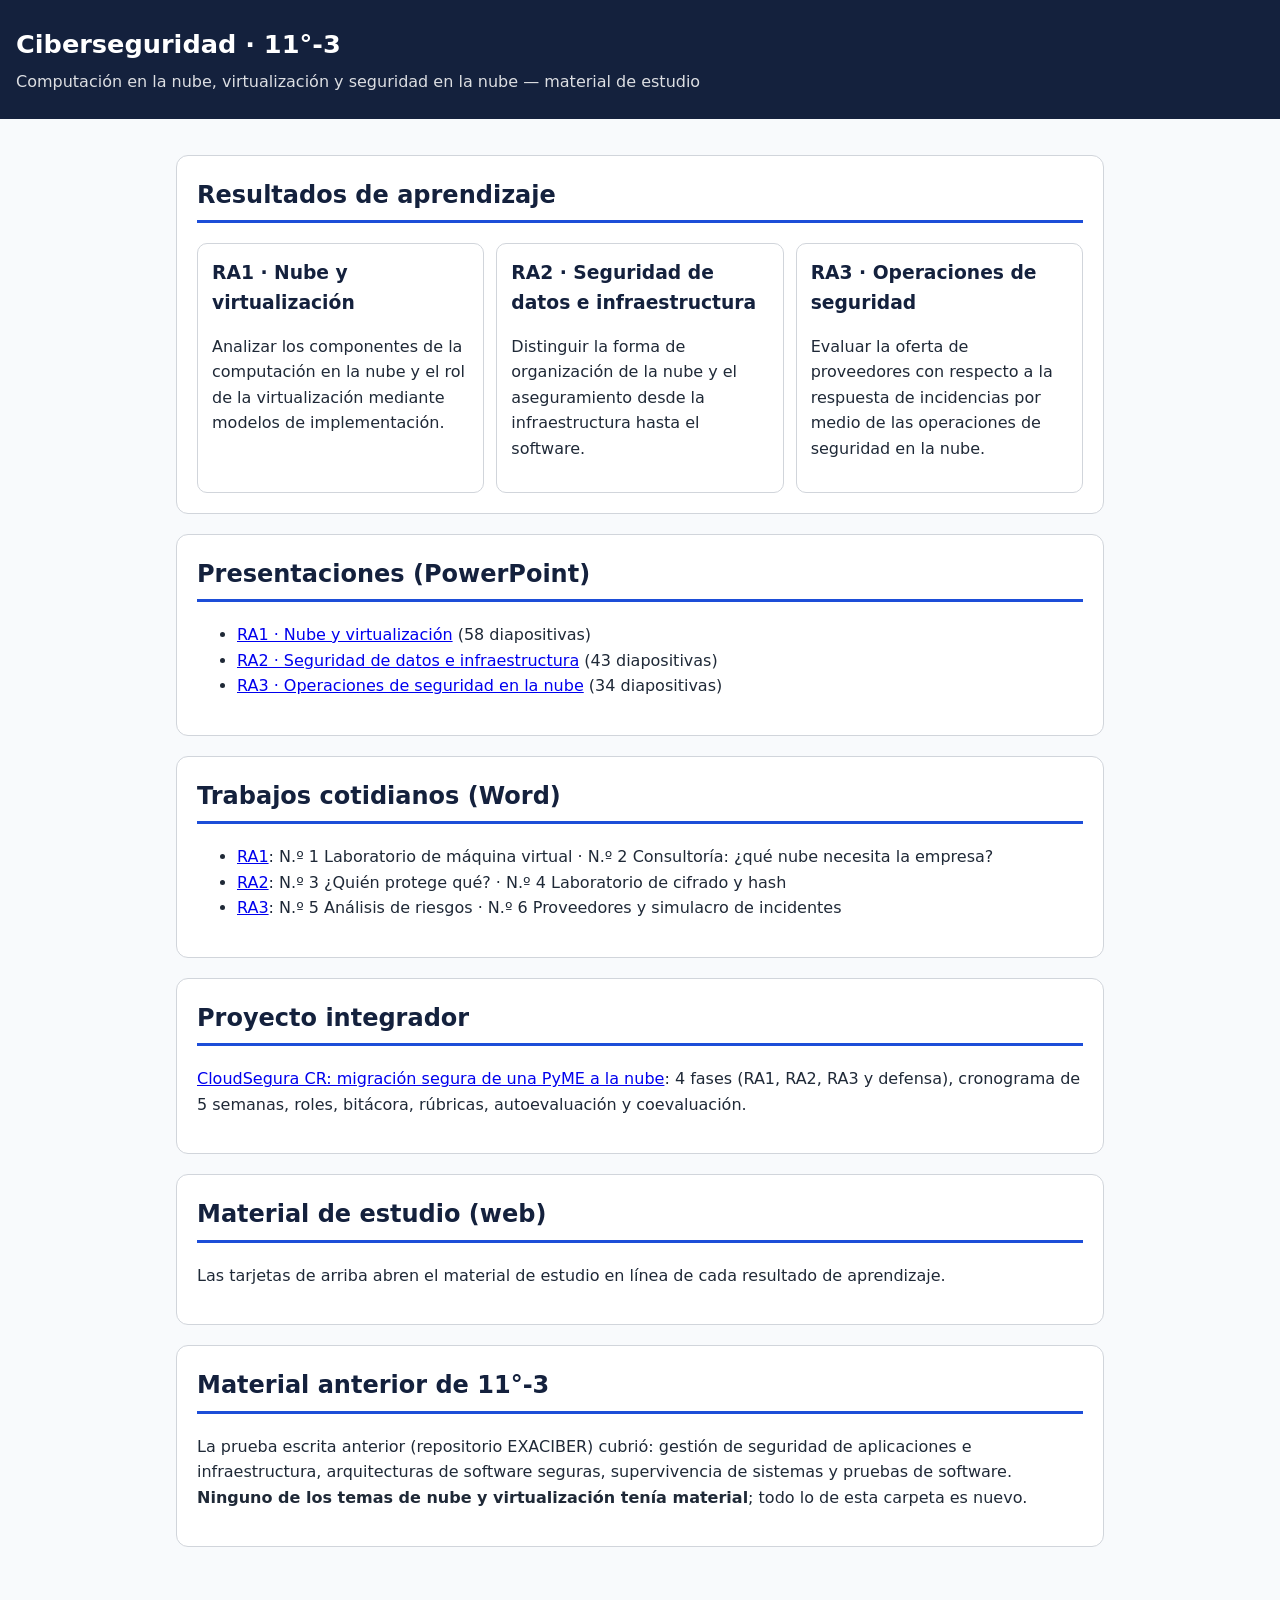
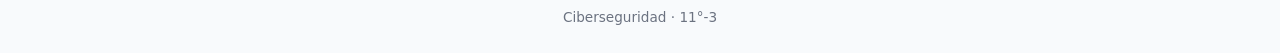
<file: 11-3/index.html>
<!doctype html>
<html lang="es">
<head>
<meta charset="utf-8">
<meta name="viewport" content="width=device-width, initial-scale=1">
<title>Ciberseguridad 11°-3 — Nube</title>
<link rel="stylesheet" href="estilos.css">
</head>
<body>
<header>
  <h1>Ciberseguridad · 11°-3</h1>
  <p>Computación en la nube, virtualización y seguridad en la nube — material de estudio</p>
</header>
<main>
  <section>
    <h2>Resultados de aprendizaje</h2>
    <div class="grid">
      <a class="tarjeta" href="ra1-nube-y-virtualizacion.html" style="text-decoration:none;color:inherit">
        <h3>RA1 · Nube y virtualización</h3>
        <p>Analizar los componentes de la computación en la nube y el rol de la virtualización mediante modelos de implementación.</p>
      </a>
      <a class="tarjeta" href="ra2-seguridad-datos-infraestructura.html" style="text-decoration:none;color:inherit">
        <h3>RA2 · Seguridad de datos e infraestructura</h3>
        <p>Distinguir la forma de organización de la nube y el aseguramiento desde la infraestructura hasta el software.</p>
      </a>
      <a class="tarjeta" href="ra3-operaciones-seguridad-nube.html" style="text-decoration:none;color:inherit">
        <h3>RA3 · Operaciones de seguridad</h3>
        <p>Evaluar la oferta de proveedores con respecto a la respuesta de incidencias por medio de las operaciones de seguridad en la nube.</p>
      </a>
    </div>
  </section>
  <section>
    <h2>Presentaciones (PowerPoint)</h2>
    <ul>
      <li><a href="presentaciones/RA1_Nube_y_Virtualizacion.pptx">RA1 · Nube y virtualización</a> (58 diapositivas)</li>
      <li><a href="presentaciones/RA2_Seguridad_Datos_Infraestructura.pptx">RA2 · Seguridad de datos e infraestructura</a> (43 diapositivas)</li>
      <li><a href="presentaciones/RA3_Operaciones_Seguridad_Nube.pptx">RA3 · Operaciones de seguridad en la nube</a> (34 diapositivas)</li>
    </ul>
  </section>
  <section>
    <h2>Trabajos cotidianos (Word)</h2>
    <ul>
      <li><a href="cotidianos/Cotidianos_RA1_Nube_y_Virtualizacion.docx">RA1</a>: N.º 1 Laboratorio de máquina virtual · N.º 2 Consultoría: ¿qué nube necesita la empresa?</li>
      <li><a href="cotidianos/Cotidianos_RA2_Seguridad_Datos_Infraestructura.docx">RA2</a>: N.º 3 ¿Quién protege qué? · N.º 4 Laboratorio de cifrado y hash</li>
      <li><a href="cotidianos/Cotidianos_RA3_Operaciones_Seguridad.docx">RA3</a>: N.º 5 Análisis de riesgos · N.º 6 Proveedores y simulacro de incidentes</li>
    </ul>
  </section>
  <section>
    <h2>Proyecto integrador</h2>
    <p><a href="proyecto/Proyecto_CloudSegura_CR.docx">CloudSegura CR: migración segura de una PyME a la nube</a>: 4 fases (RA1, RA2, RA3 y defensa), cronograma de 5 semanas, roles, bitácora, rúbricas, autoevaluación y coevaluación.</p>
  </section>
  <section>
    <h2>Material de estudio (web)</h2>
    <p>Las tarjetas de arriba abren el material de estudio en línea de cada resultado de aprendizaje.</p>
  </section>
  <section>
    <h2>Material anterior de 11°-3</h2>
    <p>La prueba escrita anterior (repositorio EXACIBER) cubrió: gestión de seguridad de aplicaciones e infraestructura, arquitecturas de software seguras, supervivencia de sistemas y pruebas de software. <strong>Ninguno de los temas de nube y virtualización tenía material</strong>; todo lo de esta carpeta es nuevo.</p>
  </section>
</main>
<footer>Ciberseguridad · 11°-3</footer>
</body>
</html>
</file>
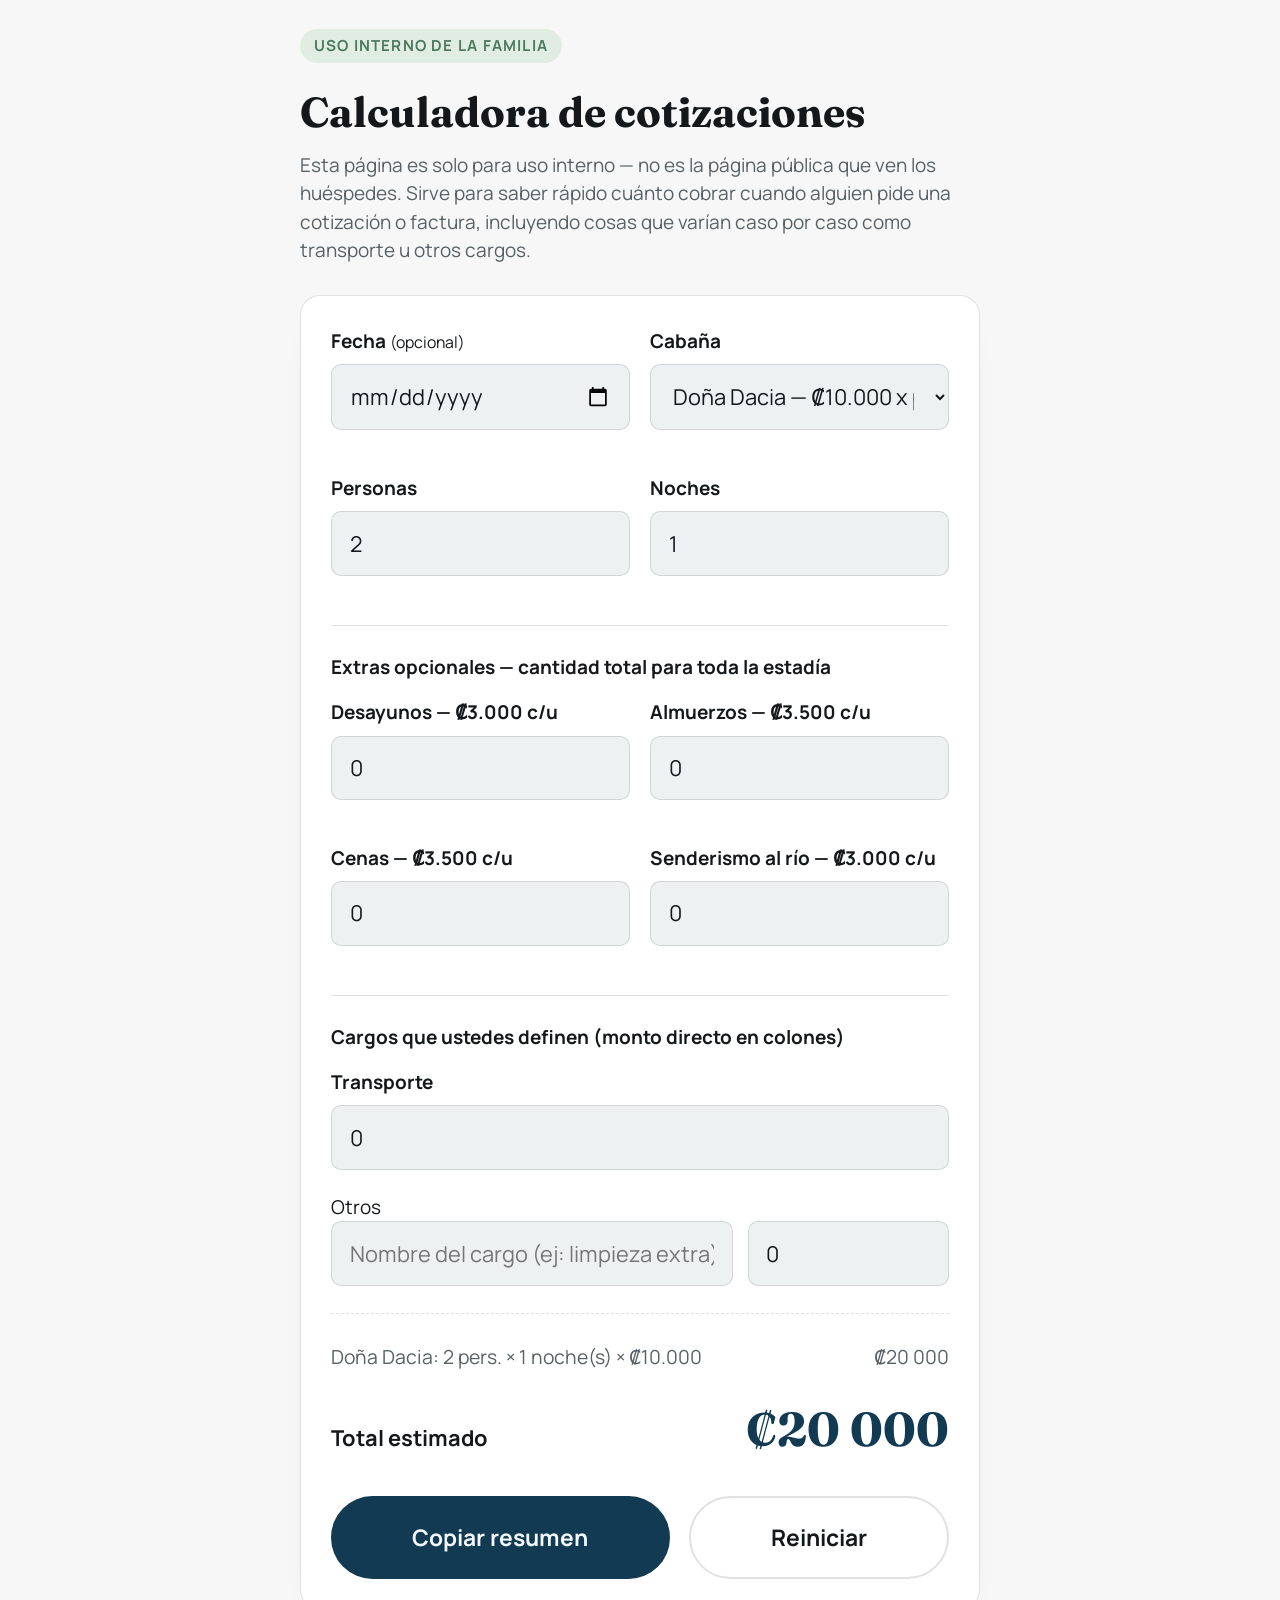
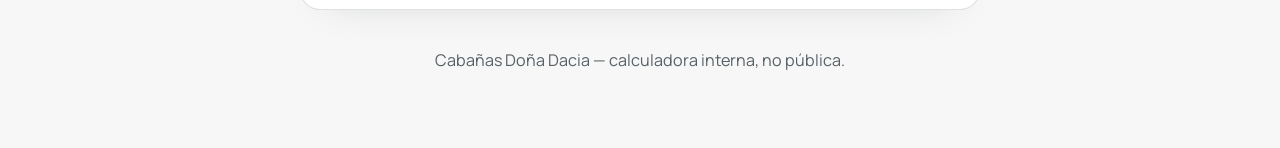
<file: calculadora.html>
<!doctype html>
<html lang="es">
<head>
<meta charset="utf-8">
<meta name="viewport" content="width=device-width, initial-scale=1">
<title>Calculadora interna — Cabañas Doña Dacia</title>
<link rel="preconnect" href="https://fonts.googleapis.com">
<link rel="preconnect" href="https://fonts.gstatic.com" crossorigin>
<link href="https://fonts.googleapis.com/css2?family=Fraunces:ital,opsz,wght@0,9..144,400..700;1,9..144,400..600&family=Manrope:wght@400;500;600;700;800&display=swap" rel="stylesheet">
<style>
  :root{
    --bg:#f6f7f6; --bg-alt:#edf0f0; --surface:#ffffff; --surface-2:#eef1f1;
    --ink:#15181a; --ink-soft:#576066; --line:rgba(21,24,26,.13);
    --accent:#245a7c; --accent-2:#4c7a5e; --accent-2-soft:#e1ede3;
    --cta:#123a52; --cta-hover:#0d2c3f; --cta-ink:#f2f8fb; --cta-soft:rgba(18,58,82,.22);
    --shadow:rgba(20,24,22,.16);
  }
  @media (prefers-color-scheme: dark){
    :root{
      --bg:#0c1113; --bg-alt:#101619; --surface:#161d20; --surface-2:#1b2327;
      --ink:#eef2f2; --ink-soft:#9aa7ac; --line:rgba(238,242,242,.13);
      --accent:#5fa8cf; --accent-2:#7cbf95; --accent-2-soft:rgba(124,191,149,.15);
      --cta:#4fb8e0; --cta-hover:#74c9e8; --cta-ink:#06171f; --cta-soft:rgba(79,184,224,.26);
      --shadow:rgba(0,0,0,.5);
    }
  }
  *{box-sizing:border-box;}
  html{font-size:19px;}
  body{
    margin:0; background:var(--bg); color:var(--ink);
    font-family:"Manrope", sans-serif; line-height:1.5;
    padding:1.5rem 1rem 4rem;
  }
  .wrap{max-width:680px; margin:0 auto;}
  .badge{
    display:inline-block; font-size:.8rem; font-weight:700; letter-spacing:.08em; text-transform:uppercase;
    color:var(--accent-2); background:var(--accent-2-soft); padding:.4em .9em; border-radius:999px;
    margin-bottom:.9rem;
  }
  h1{
    font-family:"Fraunces", Georgia, serif; font-size:clamp(1.7rem, 4vw, 2.2rem);
    margin:0 0 .4rem;
  }
  .intro{color:var(--ink-soft); font-size:1rem; margin:0 0 1.6rem;}
  .box{
    background:var(--surface); border:1px solid var(--line); border-radius:20px;
    padding:1.6rem; box-shadow:0 18px 40px -28px var(--shadow);
  }
  .grid2{display:grid; grid-template-columns:1fr 1fr; gap:1.1rem;}
  @media (max-width:480px){ .grid2{grid-template-columns:1fr;} }
  label.field{display:flex; flex-direction:column; gap:.45rem; font-size:1rem; color:var(--ink-soft); margin-bottom:1.2rem;}
  label.field span{font-weight:700; color:var(--ink);}
  input, select{
    font-family:"Manrope", sans-serif; font-size:1.15rem; color:var(--ink);
    background:var(--surface-2); border:1px solid var(--line); border-radius:10px;
    padding:.75em .8em; width:100%; min-height:3rem;
  }
  input:focus, select:focus{outline:2px solid var(--accent); outline-offset:1px;}
  hr{border:none; border-top:1px solid var(--line); margin:1.4rem 0;}
  .extras-label{display:block; font-weight:700; font-size:1rem; margin-bottom:.9rem;}
  .otros-row{display:grid; grid-template-columns:2fr 1fr; gap:.8rem;}
  @media (max-width:480px){ .otros-row{grid-template-columns:1fr;} }
  .result{margin-top:1.4rem; padding-top:1.2rem; border-top:1px dashed var(--line);}
  .lines div{display:flex; justify-content:space-between; gap:1rem; font-size:1.02rem; color:var(--ink-soft); padding:.3rem 0;}
  .total{display:flex; justify-content:space-between; align-items:baseline; margin-top:.9rem;}
  .total span{font-weight:700; font-size:1.15rem;}
  .total b{font-family:"Fraunces", Georgia, serif; font-size:2.5rem; color:var(--cta);}
  .actions{display:flex; gap:1rem; margin-top:1.6rem; flex-wrap:wrap;}
  .btn{
    flex:1 1 auto; display:inline-flex; align-items:center; justify-content:center; gap:.5em;
    font-family:"Manrope", sans-serif; font-weight:700; font-size:1.2rem;
    padding:1.05em 1.4em; min-height:3.4rem; border-radius:999px; border:1px solid transparent; cursor:pointer;
    text-decoration:none; transition:transform .15s ease, background .15s ease;
  }
  .btn:hover{transform:translateY(-1px);}
  .btn-primary{background:var(--cta); color:var(--cta-ink);}
  .btn-primary:hover{background:var(--cta-hover);}
  .btn-ghost{background:transparent; border-color:var(--line); border-width:2px; color:var(--ink);}
  .copied{color:var(--accent-2); font-size:1rem; font-weight:700; margin-top:.8rem; display:none;}
  .copied.show{display:block;}
  footer{text-align:center; color:var(--ink-soft); font-size:.85rem; margin-top:2rem;}
</style>
</head>
<body>
<div class="wrap">
  <span class="badge">Uso interno de la familia</span>
  <h1>Calculadora de cotizaciones</h1>
  <p class="intro">Esta página es solo para uso interno — no es la página pública que ven los huéspedes. Sirve para saber rápido cuánto cobrar cuando alguien pide una cotización o factura, incluyendo cosas que varían caso por caso como transporte u otros cargos.</p>

  <div class="box">
    <div class="grid2">
      <label class="field">
        <span>Fecha <small style="font-weight:400;">(opcional)</small></span>
        <input type="date" id="qDate">
      </label>
      <label class="field">
        <span>Cabaña</span>
        <select id="qCabin">
          <option value="dacia">Doña Dacia — ₡10.000 x persona/noche</option>
          <option value="angel">El Ángel — ₡15.000 x persona/noche</option>
        </select>
      </label>
      <label class="field">
        <span>Personas</span>
        <input type="number" id="qPeople" min="0" max="30" value="2" inputmode="numeric">
      </label>
      <label class="field">
        <span>Noches</span>
        <input type="number" id="qNights" min="0" max="30" value="1" inputmode="numeric">
      </label>
    </div>

    <hr>
    <span class="extras-label">Extras opcionales — cantidad total para toda la estadía</span>
    <div class="grid2">
      <label class="field">
        <span>Desayunos — ₡3.000 c/u</span>
        <input type="number" id="qBreakfast" min="0" max="60" value="0" inputmode="numeric">
      </label>
      <label class="field">
        <span>Almuerzos — ₡3.500 c/u</span>
        <input type="number" id="qLunch" min="0" max="60" value="0" inputmode="numeric">
      </label>
      <label class="field">
        <span>Cenas — ₡3.500 c/u</span>
        <input type="number" id="qDinner" min="0" max="60" value="0" inputmode="numeric">
      </label>
      <label class="field">
        <span>Senderismo al río — ₡3.000 c/u</span>
        <input type="number" id="qHiking" min="0" max="60" value="0" inputmode="numeric">
      </label>
    </div>

    <hr>
    <span class="extras-label">Cargos que ustedes definen (monto directo en colones)</span>
    <label class="field">
      <span>Transporte</span>
      <input type="number" id="qTransport" min="0" step="500" value="0" inputmode="numeric" placeholder="0">
    </label>
    <div class="field">
      <span>Otros</span>
      <div class="otros-row">
        <input type="text" id="qOtrosLabel" placeholder="Nombre del cargo (ej: limpieza extra)">
        <input type="number" id="qOtrosMonto" min="0" step="500" value="0" inputmode="numeric" placeholder="Monto">
      </div>
    </div>

    <div class="result">
      <div class="lines" id="qLines"></div>
      <div class="total"><span>Total estimado</span><b id="qTotal">₡0</b></div>
    </div>

    <div class="actions">
      <button type="button" class="btn btn-primary" id="qCopy">Copiar resumen</button>
      <button type="button" class="btn btn-ghost" id="qReset">Reiniciar</button>
    </div>
    <p class="copied" id="qCopiedMsg">✓ Resumen copiado — ya lo podés pegar donde lo necesiten.</p>
  </div>

  <footer>Cabañas Doña Dacia — calculadora interna, no pública.</footer>
</div>

<script>
  (function(){
    var cabinSel = document.getElementById('qCabin');
    var dateInp = document.getElementById('qDate');
    var peopleInp = document.getElementById('qPeople');
    var nightsInp = document.getElementById('qNights');
    var bfInp = document.getElementById('qBreakfast');
    var lunchInp = document.getElementById('qLunch');
    var dinnerInp = document.getElementById('qDinner');
    var hikingInp = document.getElementById('qHiking');
    var transportInp = document.getElementById('qTransport');
    var otrosLabelInp = document.getElementById('qOtrosLabel');
    var otrosMontoInp = document.getElementById('qOtrosMonto');
    var linesEl = document.getElementById('qLines');
    var totalEl = document.getElementById('qTotal');
    var copyBtn = document.getElementById('qCopy');
    var resetBtn = document.getElementById('qReset');
    var copiedMsg = document.getElementById('qCopiedMsg');

    function fmt(n){
      return '₡' + Math.round(n).toLocaleString('es-CR');
    }
    function qty(inp){
      return Math.max(0, parseInt(inp.value, 10) || 0);
    }
    function money(inp){
      return Math.max(0, parseFloat(inp.value) || 0);
    }
    function fmtDate(iso){
      var parts = iso.split('-');
      if (parts.length !== 3) return iso;
      return parts[2] + '/' + parts[1] + '/' + parts[0];
    }

    var lastSummary = '';

    function compute(){
      var cabin = cabinSel.value;
      var people = qty(peopleInp);
      var nights = qty(nightsInp);
      var dateVal = dateInp.value;
      var cabinName = cabin === 'dacia' ? 'Doña Dacia' : 'El Ángel';

      var base, baseLine;
      if (cabin === 'dacia'){
        base = 10000 * people * nights;
        baseLine = ['Doña Dacia: ' + people + ' pers. × ' + nights + ' noche(s) × ₡10.000', base];
      } else if (people > 5){
        base = 60000 * nights;
        baseLine = ['El Ángel (tarifa plana, +5 personas): ' + nights + ' noche(s) × ₡60.000', base];
      } else {
        base = 15000 * people * nights;
        baseLine = ['El Ángel: ' + people + ' pers. × ' + nights + ' noche(s) × ₡15.000', base];
      }

      var bf = qty(bfInp), lu = qty(lunchInp), din = qty(dinnerInp), hik = qty(hikingInp);
      var transport = money(transportInp);
      var otrosMonto = money(otrosMontoInp);
      var otrosLabel = (otrosLabelInp.value || '').trim();

      var lines = [baseLine];
      var extrasTotal = 0;
      if (bf > 0){ var c = bf*3000; extrasTotal += c; lines.push(['Desayunos × ' + bf + ' (₡3.000 c/u)', c]); }
      if (lu > 0){ var c2 = lu*3500; extrasTotal += c2; lines.push(['Almuerzos × ' + lu + ' (₡3.500 c/u)', c2]); }
      if (din > 0){ var c3 = din*3500; extrasTotal += c3; lines.push(['Cenas × ' + din + ' (₡3.500 c/u)', c3]); }
      if (hik > 0){ var c4 = hik*3000; extrasTotal += c4; lines.push(['Senderismo al río × ' + hik + ' (₡3.000 c/u)', c4]); }
      if (transport > 0){ extrasTotal += transport; lines.push(['Transporte', transport]); }
      if (otrosMonto > 0){ extrasTotal += otrosMonto; lines.push([otrosLabel ? otrosLabel : 'Otros', otrosMonto]); }

      var total = base + extrasTotal;

      linesEl.innerHTML = lines.map(function(l){
        return '<div><span>' + l[0] + '</span><span>' + fmt(l[1]) + '</span></div>';
      }).join('');
      totalEl.textContent = fmt(total);

      var msgLines = [];
      msgLines.push('Cotización — Cabaña ' + cabinName);
      if (dateVal) msgLines.push('Fecha: ' + fmtDate(dateVal));
      msgLines.push('Personas: ' + people);
      msgLines.push('Noches: ' + nights);
      lines.forEach(function(l){ msgLines.push(l[0] + ': ' + fmt(l[1])); });
      msgLines.push('Total estimado: ' + fmt(total));
      lastSummary = msgLines.join('\n');
    }

    [cabinSel, dateInp, peopleInp, nightsInp, bfInp, lunchInp, dinnerInp, hikingInp, transportInp, otrosLabelInp, otrosMontoInp].forEach(function(el){
      el.addEventListener('input', compute);
      el.addEventListener('change', compute);
    });

    function normalizeOnBlur(inp, min){
      inp.addEventListener('blur', function(){
        var v = Math.max(min, parseInt(inp.value, 10) || min);
        inp.value = v;
        compute();
      });
    }
    normalizeOnBlur(peopleInp, 0);
    normalizeOnBlur(nightsInp, 0);

    copyBtn.addEventListener('click', function(){
      compute();
      function showCopied(){
        copiedMsg.classList.add('show');
        setTimeout(function(){ copiedMsg.classList.remove('show'); }, 3500);
      }
      if (navigator.clipboard && navigator.clipboard.writeText){
        navigator.clipboard.writeText(lastSummary).then(showCopied, function(){
          fallbackCopy();
        });
      } else {
        fallbackCopy();
      }
      function fallbackCopy(){
        var ta = document.createElement('textarea');
        ta.value = lastSummary;
        ta.style.position = 'fixed';
        ta.style.opacity = '0';
        document.body.appendChild(ta);
        ta.select();
        try { document.execCommand('copy'); showCopied(); } catch (e) {}
        document.body.removeChild(ta);
      }
    });

    resetBtn.addEventListener('click', function(){
      dateInp.value = '';
      cabinSel.value = 'dacia';
      peopleInp.value = 2;
      nightsInp.value = 1;
      bfInp.value = 0;
      lunchInp.value = 0;
      dinnerInp.value = 0;
      hikingInp.value = 0;
      transportInp.value = 0;
      otrosLabelInp.value = '';
      otrosMontoInp.value = 0;
      compute();
    });

    compute();
  })();
</script>
</body>
</html>
</file>
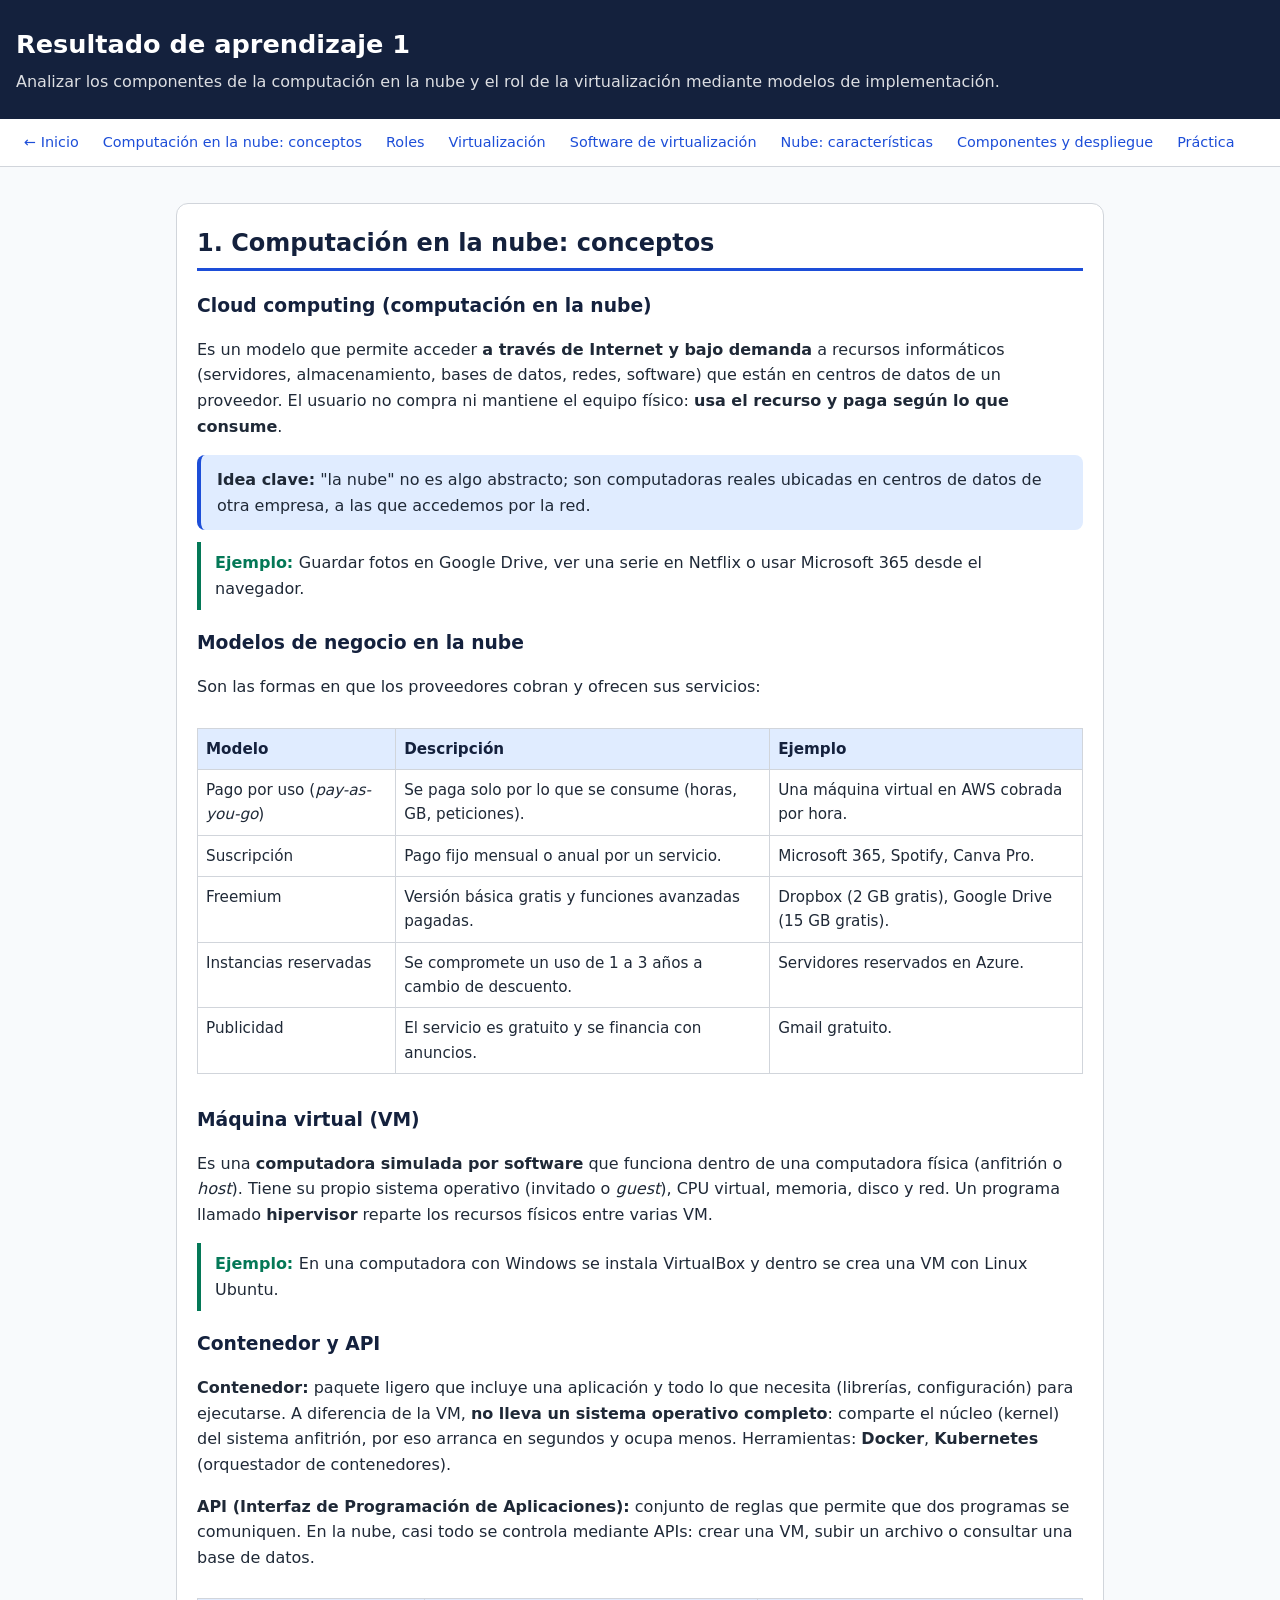
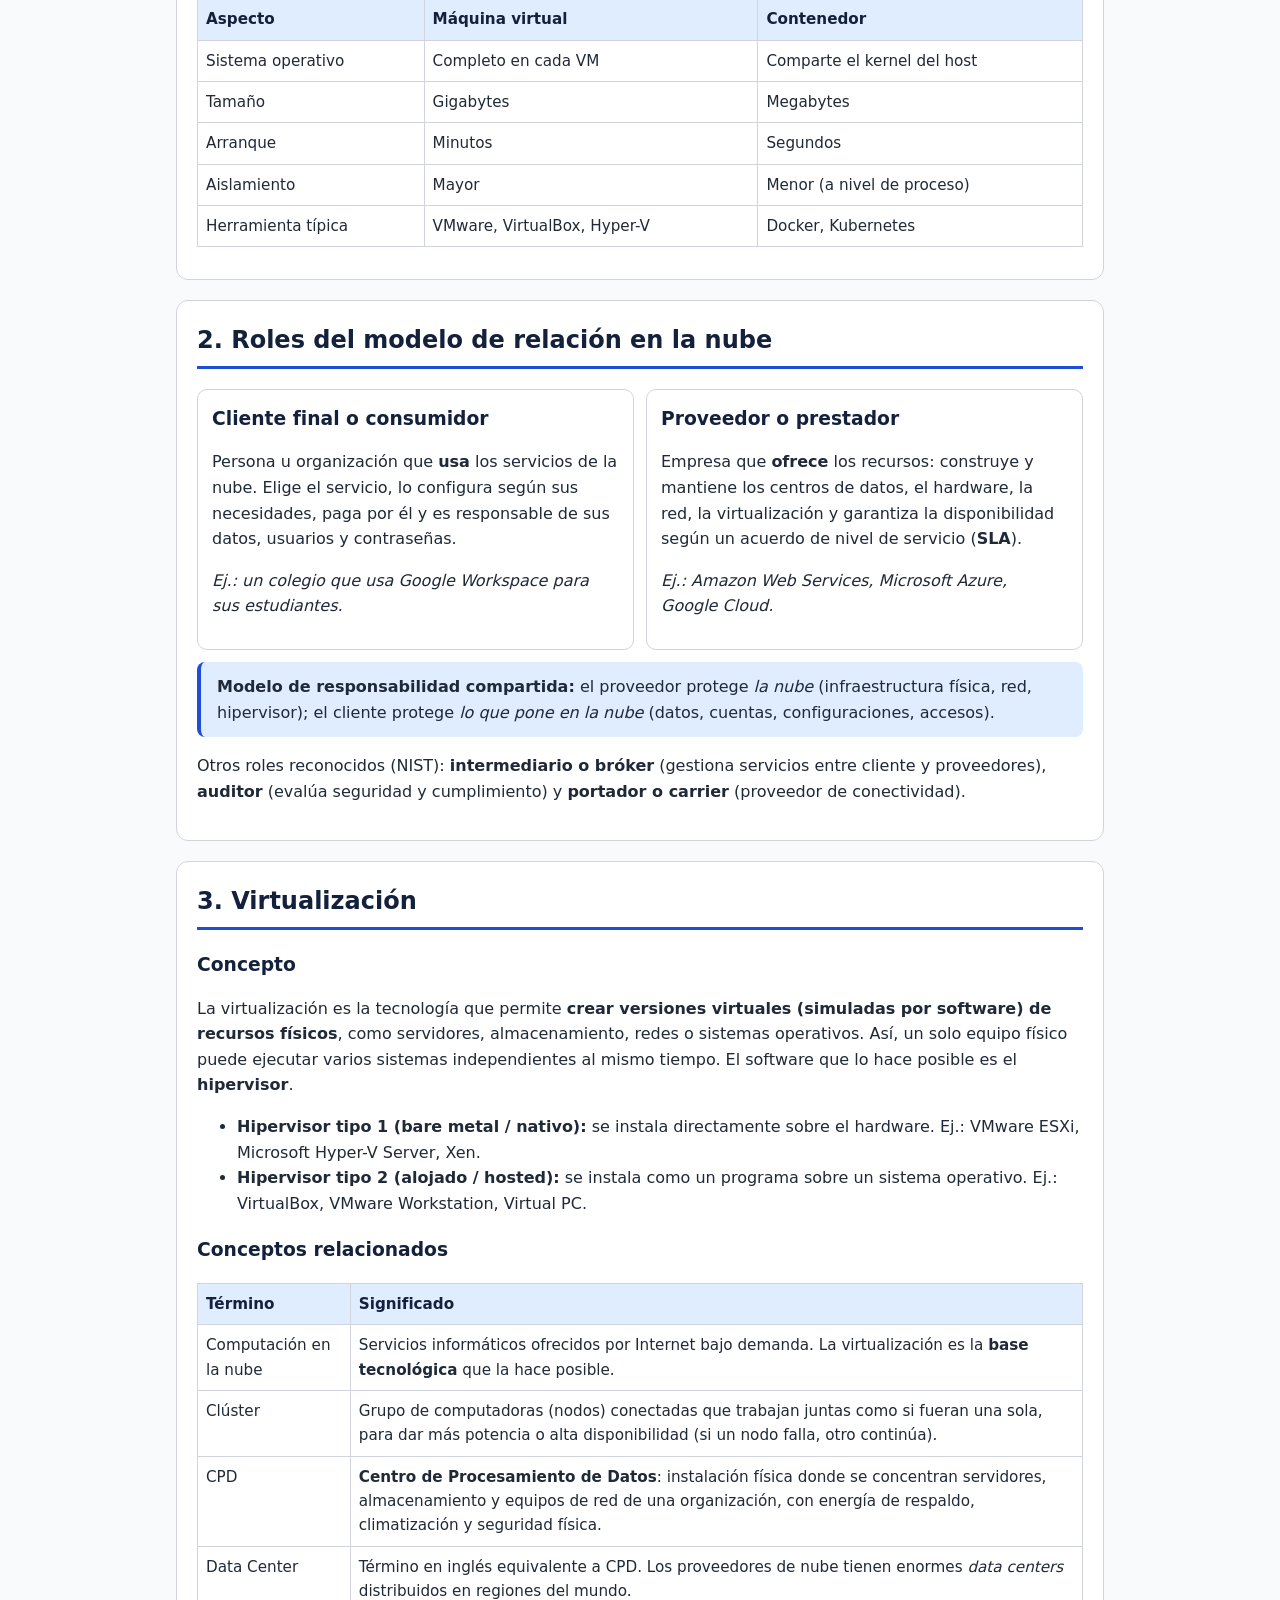
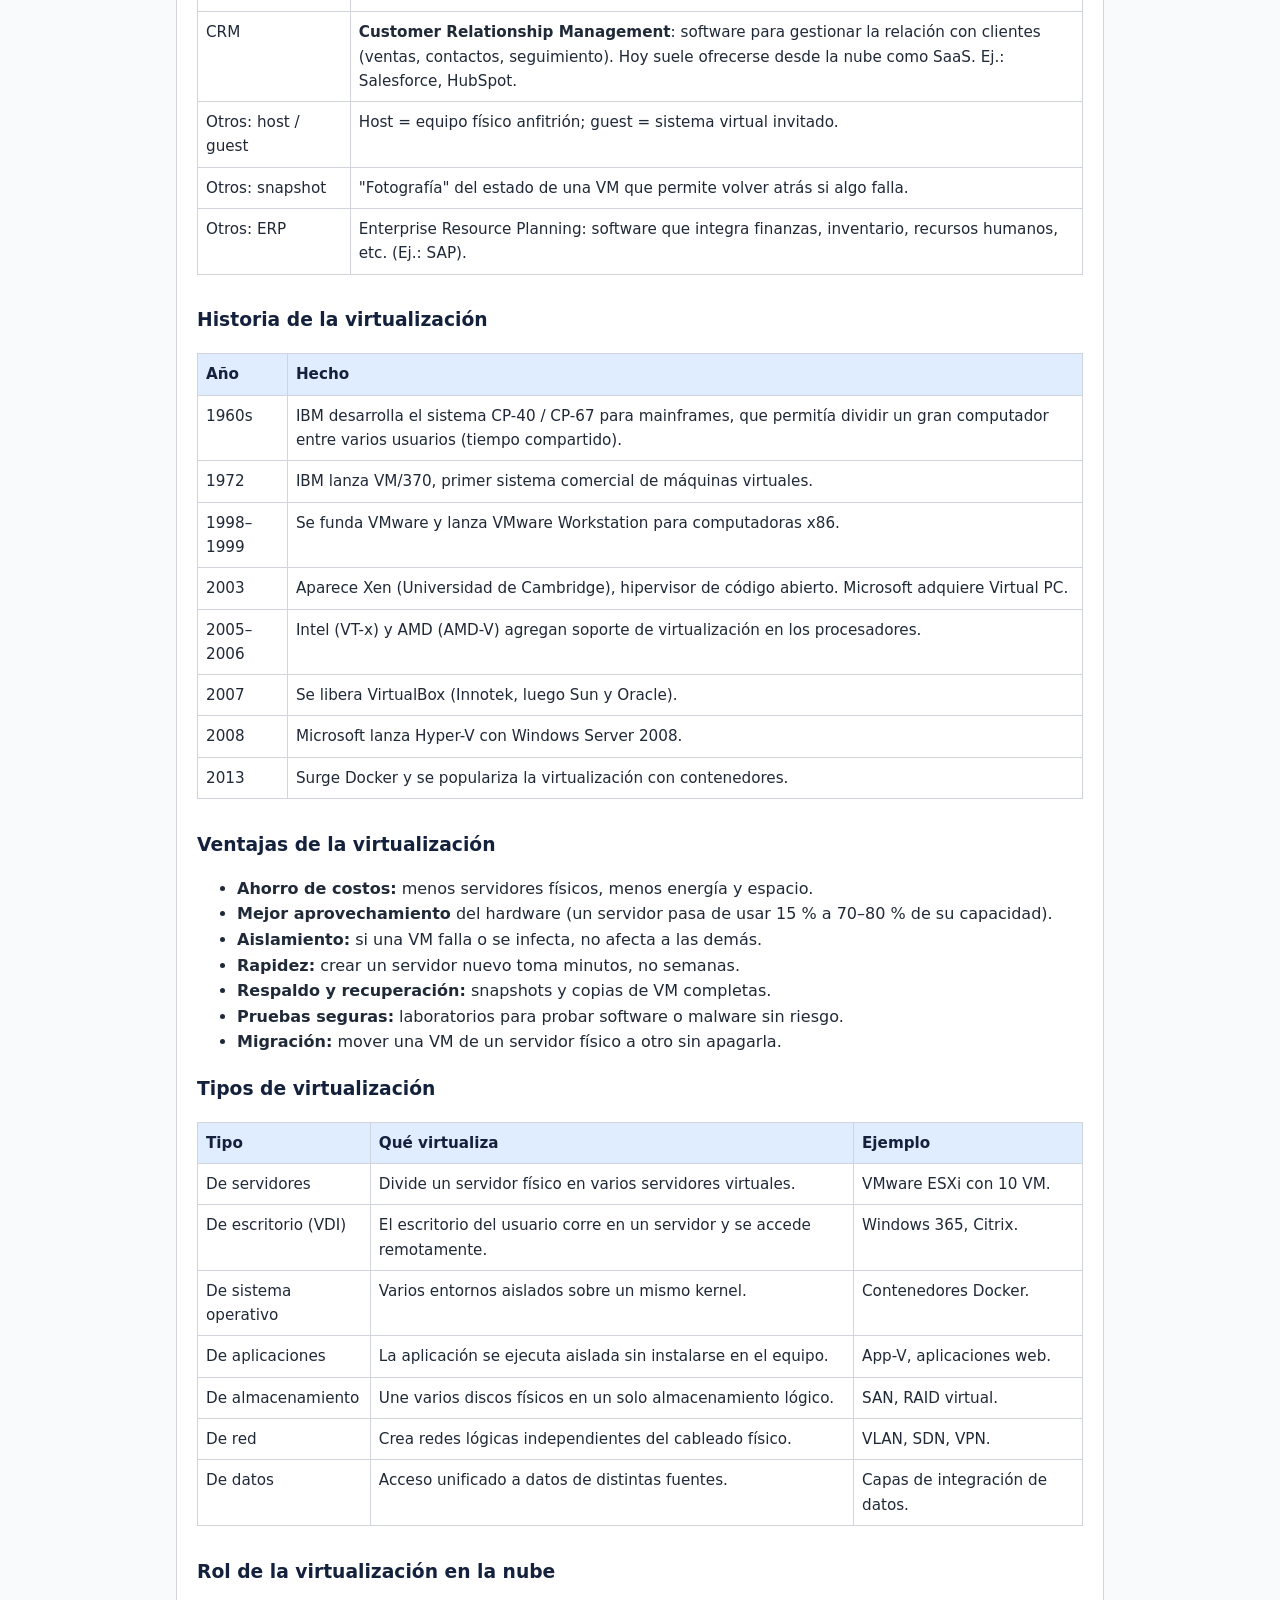
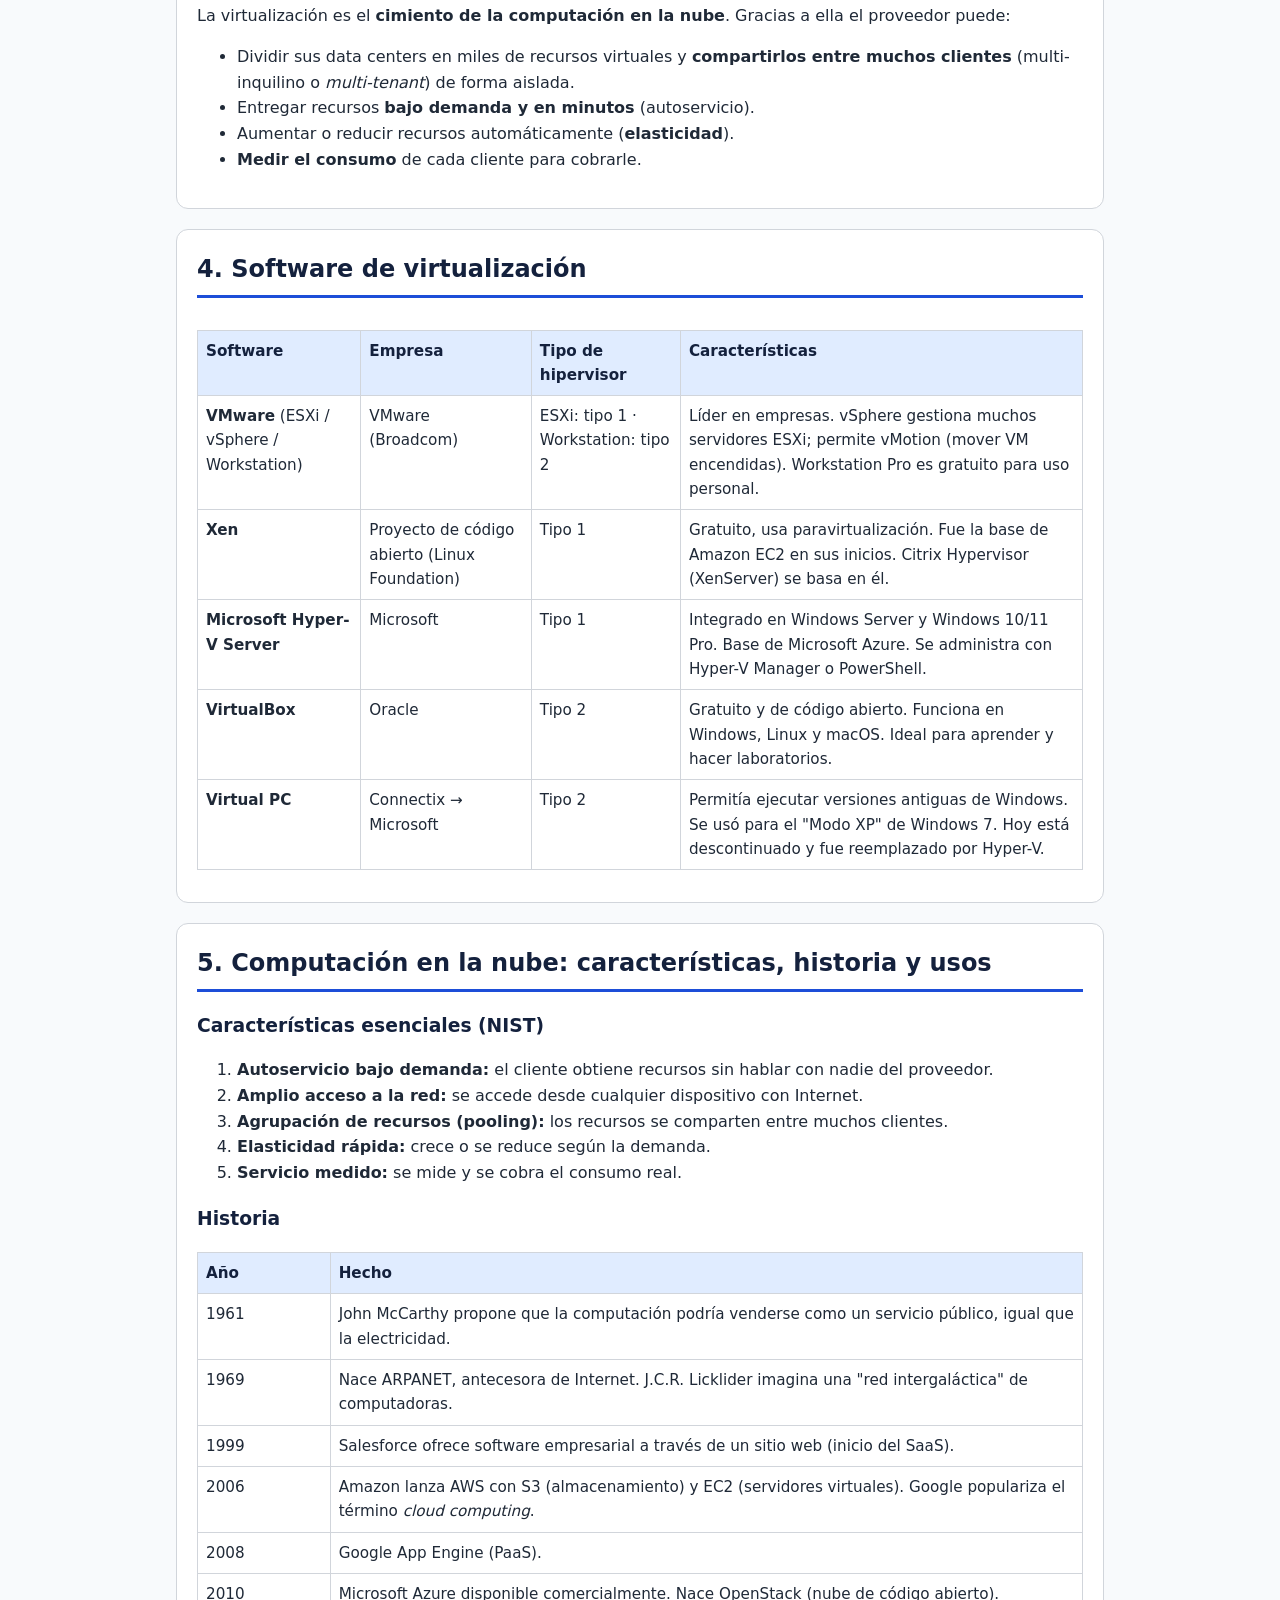
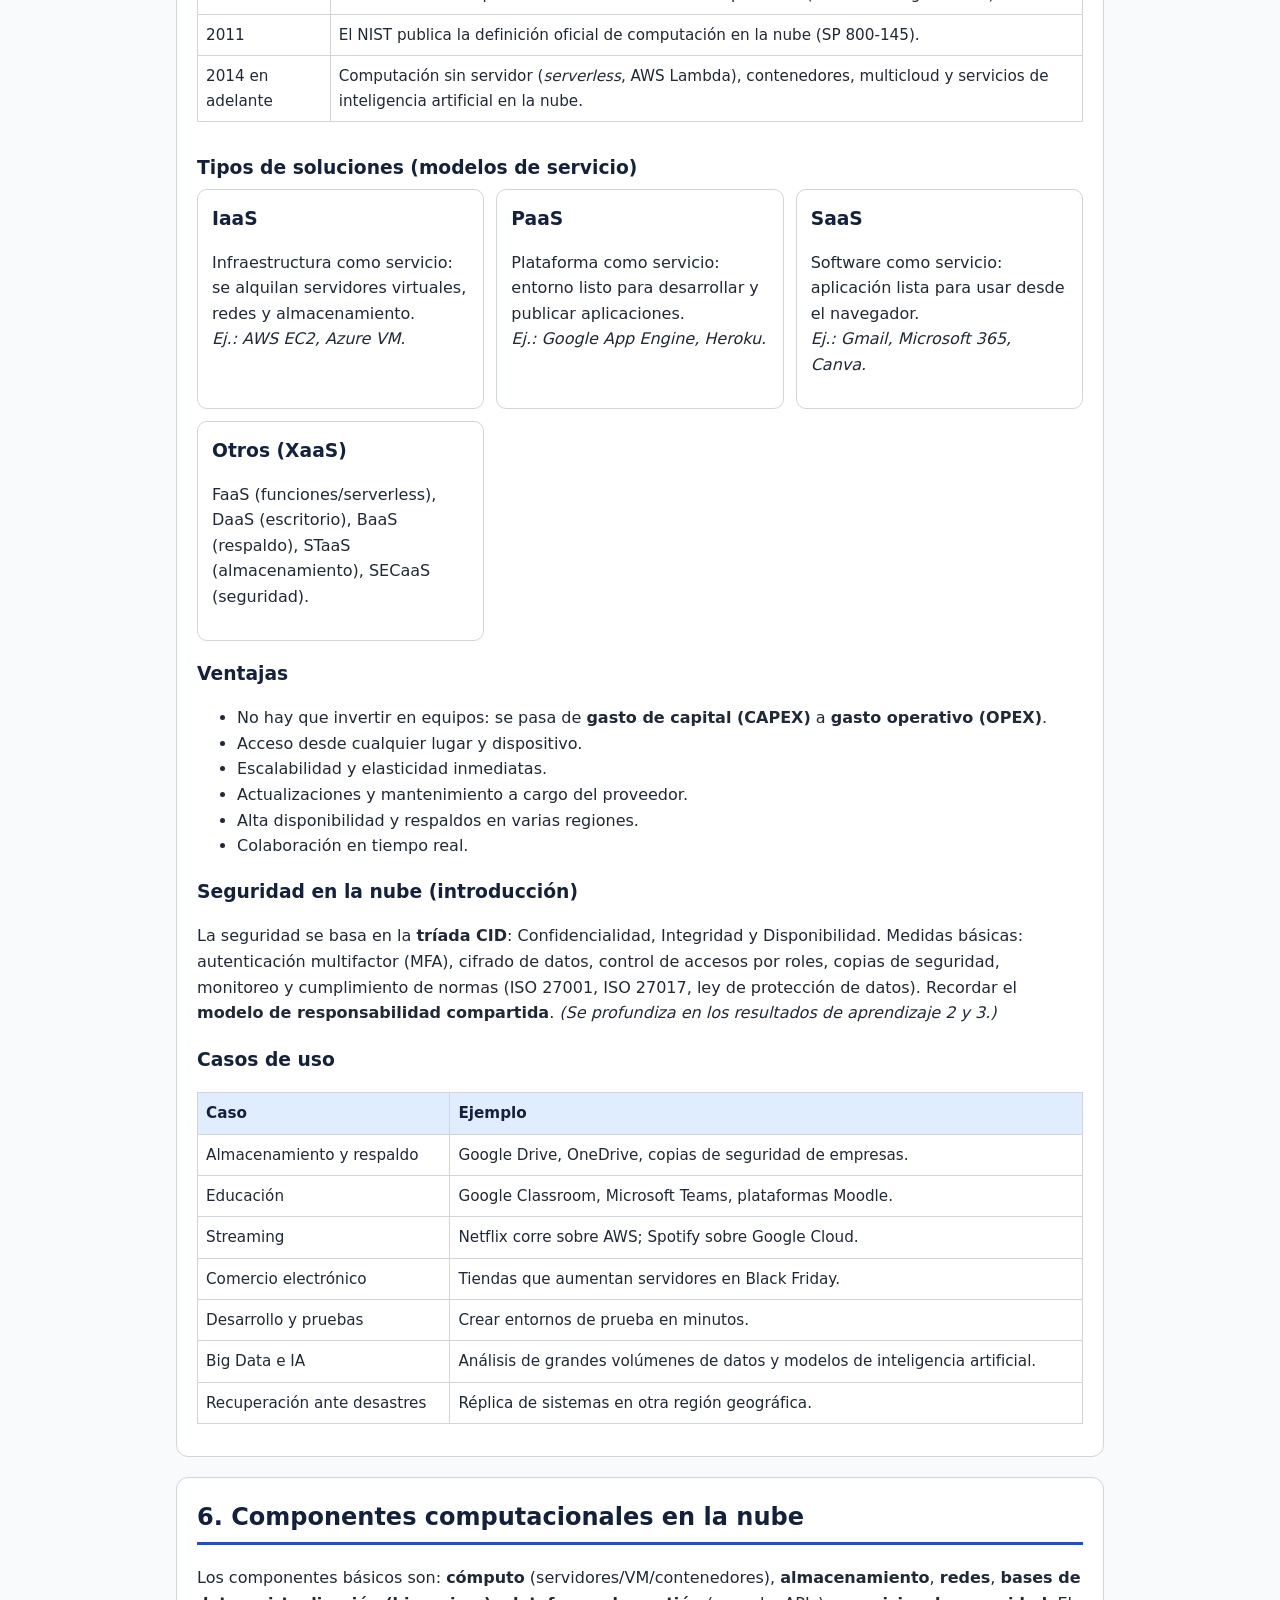
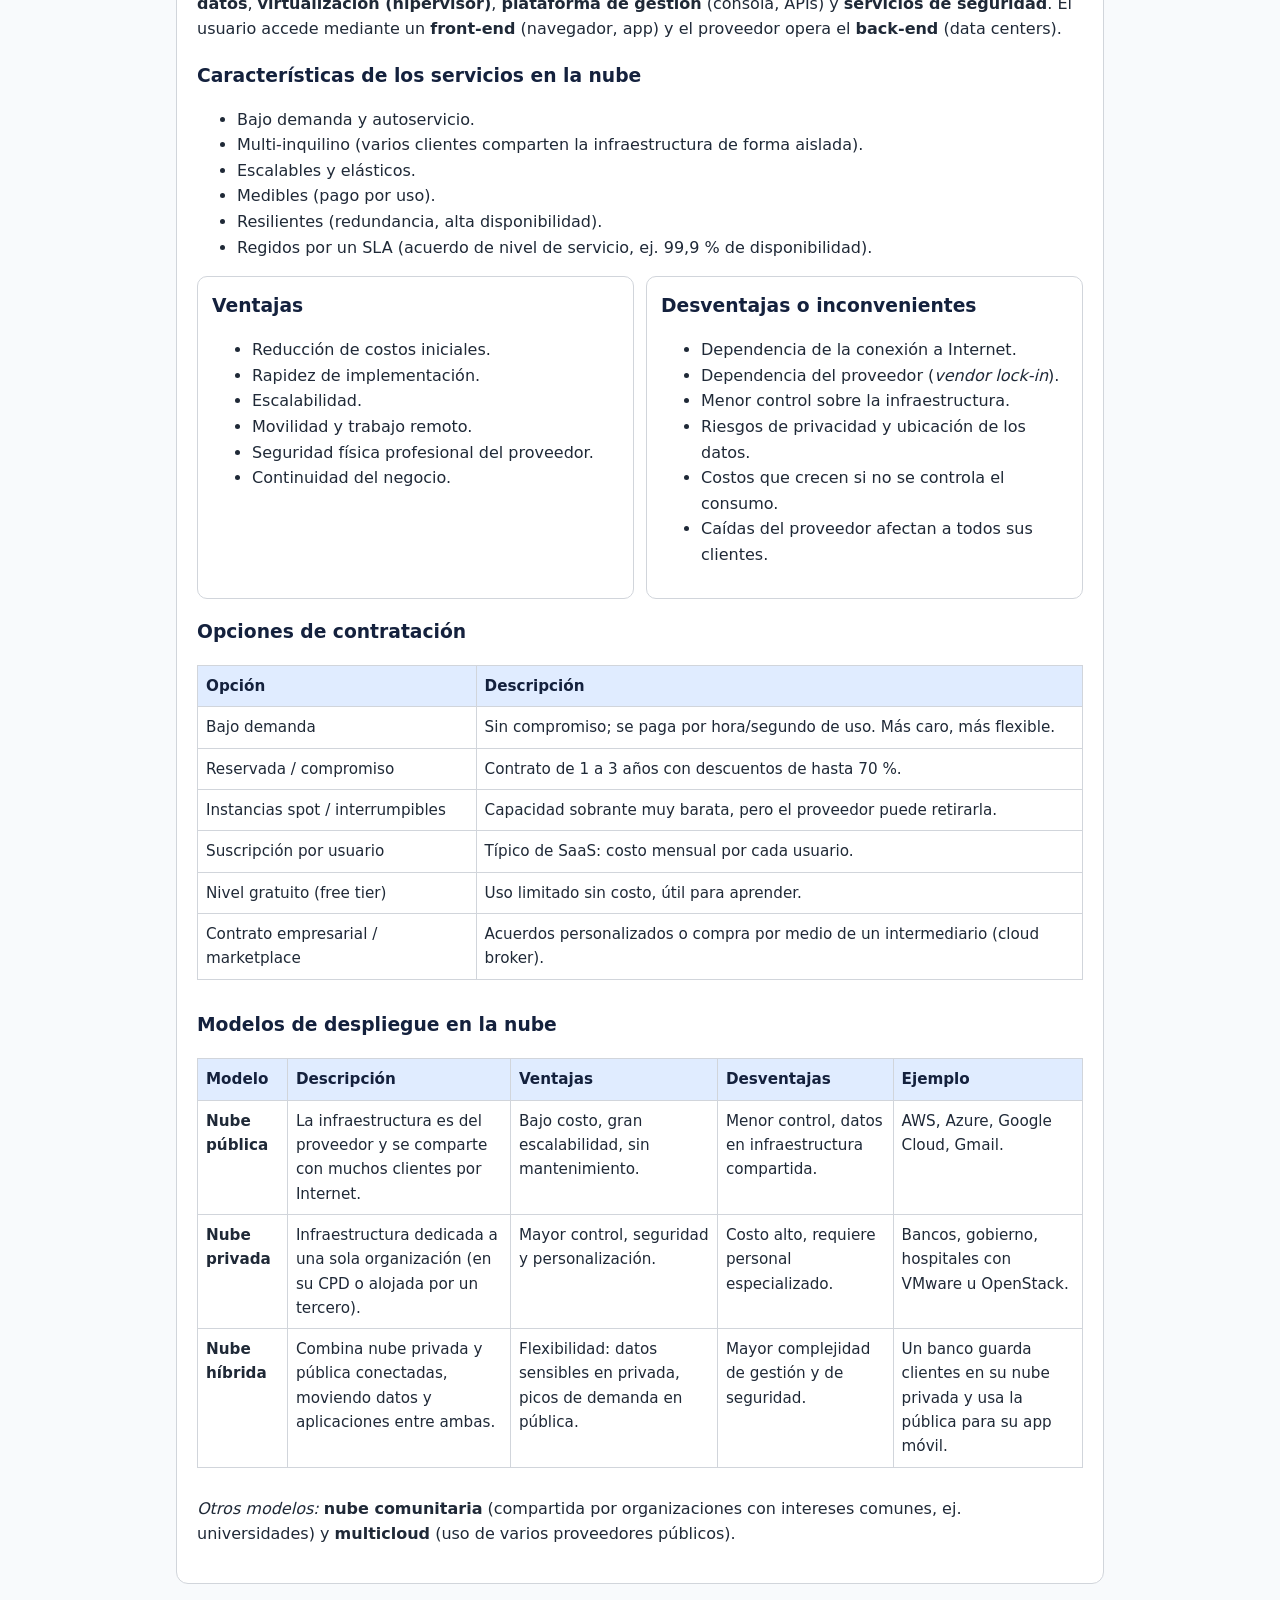
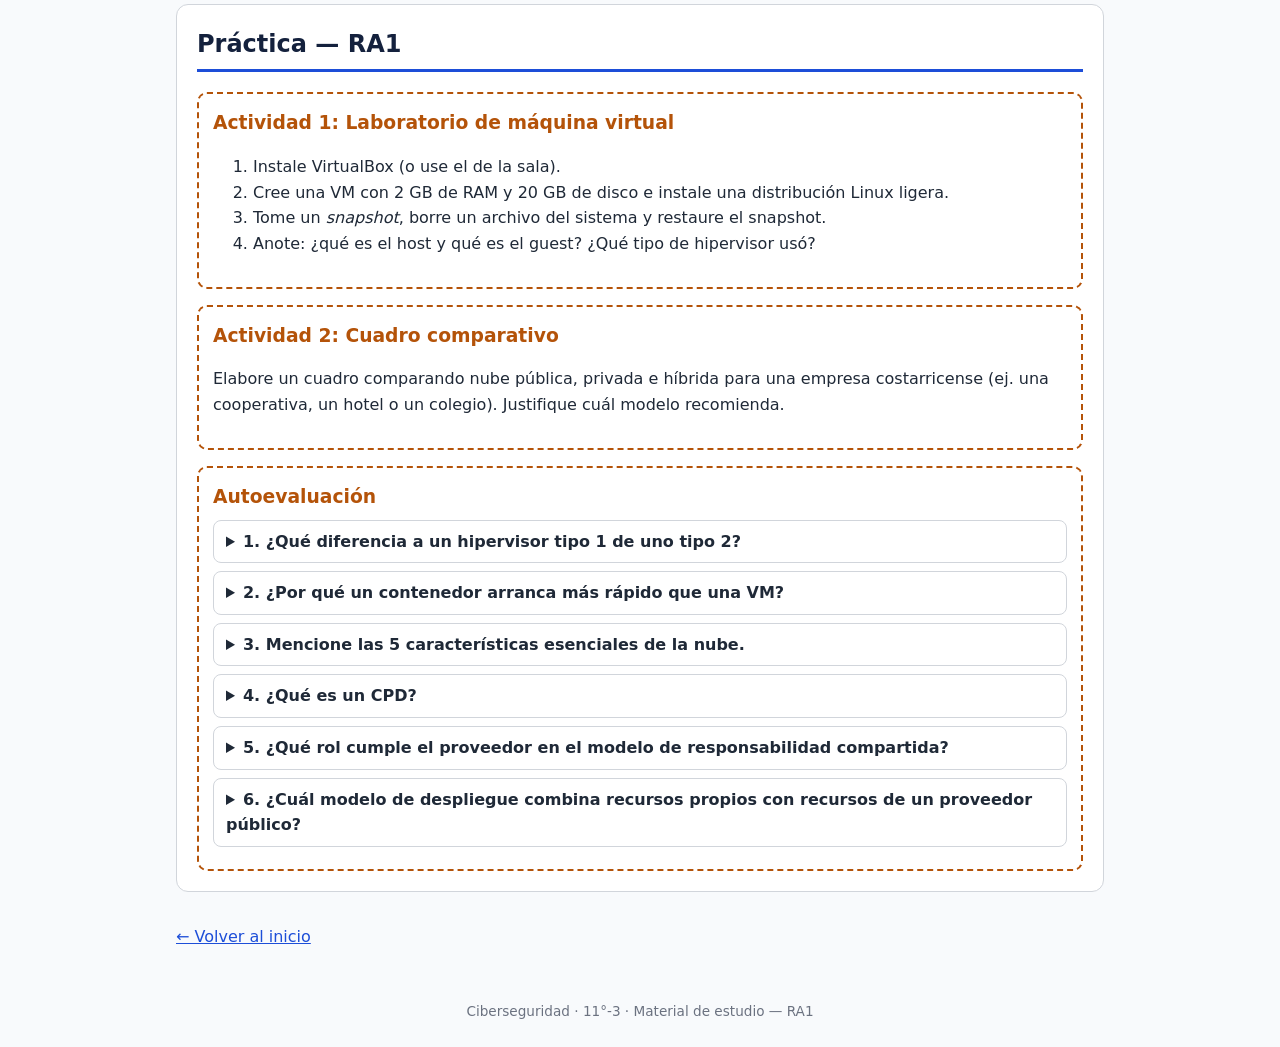
<file: 11-3/ra1-nube-y-virtualizacion.html>
<!doctype html>
<html lang="es">
<head>
<meta charset="utf-8">
<meta name="viewport" content="width=device-width, initial-scale=1">
<title>RA1 — Nube y Virtualización · 11°-3</title>
<link rel="stylesheet" href="estilos.css">
</head>
<body>
<header>
  <h1>Resultado de aprendizaje 1</h1>
  <p>Analizar los componentes de la computación en la nube y el rol de la virtualización mediante modelos de implementación.</p>
</header>
<nav class="menu">
  <a href="index.html">← Inicio</a>
  <a href="#nube-conceptos">Computación en la nube: conceptos</a>
  <a href="#roles">Roles</a>
  <a href="#virtualizacion">Virtualización</a>
  <a href="#software">Software de virtualización</a>
  <a href="#nube-caracteristicas">Nube: características</a>
  <a href="#componentes">Componentes y despliegue</a>
  <a href="#practica">Práctica</a>
</nav>
<main>

<!-- ===================== 1. COMPUTACIÓN EN LA NUBE: CONCEPTOS ===================== -->
<section id="nube-conceptos">
  <h2>1. Computación en la nube: conceptos</h2>

  <h3>Cloud computing (computación en la nube)</h3>
  <p>Es un modelo que permite acceder <strong>a través de Internet y bajo demanda</strong> a recursos informáticos (servidores, almacenamiento, bases de datos, redes, software) que están en centros de datos de un proveedor. El usuario no compra ni mantiene el equipo físico: <strong>usa el recurso y paga según lo que consume</strong>.</p>
  <div class="caja"><strong>Idea clave:</strong> "la nube" no es algo abstracto; son computadoras reales ubicadas en centros de datos de otra empresa, a las que accedemos por la red.</div>
  <div class="ejemplo">Guardar fotos en Google Drive, ver una serie en Netflix o usar Microsoft 365 desde el navegador.</div>

  <h3>Modelos de negocio en la nube</h3>
  <p>Son las formas en que los proveedores cobran y ofrecen sus servicios:</p>
  <div class="tabla"><table>
    <tr><th>Modelo</th><th>Descripción</th><th>Ejemplo</th></tr>
    <tr><td>Pago por uso (<em>pay-as-you-go</em>)</td><td>Se paga solo por lo que se consume (horas, GB, peticiones).</td><td>Una máquina virtual en AWS cobrada por hora.</td></tr>
    <tr><td>Suscripción</td><td>Pago fijo mensual o anual por un servicio.</td><td>Microsoft 365, Spotify, Canva Pro.</td></tr>
    <tr><td>Freemium</td><td>Versión básica gratis y funciones avanzadas pagadas.</td><td>Dropbox (2 GB gratis), Google Drive (15 GB gratis).</td></tr>
    <tr><td>Instancias reservadas</td><td>Se compromete un uso de 1 a 3 años a cambio de descuento.</td><td>Servidores reservados en Azure.</td></tr>
    <tr><td>Publicidad</td><td>El servicio es gratuito y se financia con anuncios.</td><td>Gmail gratuito.</td></tr>
  </table></div>

  <h3>Máquina virtual (VM)</h3>
  <p>Es una <strong>computadora simulada por software</strong> que funciona dentro de una computadora física (anfitrión o <em>host</em>). Tiene su propio sistema operativo (invitado o <em>guest</em>), CPU virtual, memoria, disco y red. Un programa llamado <strong>hipervisor</strong> reparte los recursos físicos entre varias VM.</p>
  <div class="ejemplo">En una computadora con Windows se instala VirtualBox y dentro se crea una VM con Linux Ubuntu.</div>

  <h3>Contenedor y API</h3>
  <p><strong>Contenedor:</strong> paquete ligero que incluye una aplicación y todo lo que necesita (librerías, configuración) para ejecutarse. A diferencia de la VM, <strong>no lleva un sistema operativo completo</strong>: comparte el núcleo (kernel) del sistema anfitrión, por eso arranca en segundos y ocupa menos. Herramientas: <strong>Docker</strong>, <strong>Kubernetes</strong> (orquestador de contenedores).</p>
  <p><strong>API (Interfaz de Programación de Aplicaciones):</strong> conjunto de reglas que permite que dos programas se comuniquen. En la nube, casi todo se controla mediante APIs: crear una VM, subir un archivo o consultar una base de datos.</p>
  <div class="tabla"><table>
    <tr><th>Aspecto</th><th>Máquina virtual</th><th>Contenedor</th></tr>
    <tr><td>Sistema operativo</td><td>Completo en cada VM</td><td>Comparte el kernel del host</td></tr>
    <tr><td>Tamaño</td><td>Gigabytes</td><td>Megabytes</td></tr>
    <tr><td>Arranque</td><td>Minutos</td><td>Segundos</td></tr>
    <tr><td>Aislamiento</td><td>Mayor</td><td>Menor (a nivel de proceso)</td></tr>
    <tr><td>Herramienta típica</td><td>VMware, VirtualBox, Hyper-V</td><td>Docker, Kubernetes</td></tr>
  </table></div>
</section>

<!-- ===================== 2. ROLES ===================== -->
<section id="roles">
  <h2>2. Roles del modelo de relación en la nube</h2>
  <div class="grid">
    <div class="tarjeta">
      <h3>Cliente final o consumidor</h3>
      <p>Persona u organización que <strong>usa</strong> los servicios de la nube. Elige el servicio, lo configura según sus necesidades, paga por él y es responsable de sus datos, usuarios y contraseñas.</p>
      <p><em>Ej.: un colegio que usa Google Workspace para sus estudiantes.</em></p>
    </div>
    <div class="tarjeta">
      <h3>Proveedor o prestador</h3>
      <p>Empresa que <strong>ofrece</strong> los recursos: construye y mantiene los centros de datos, el hardware, la red, la virtualización y garantiza la disponibilidad según un acuerdo de nivel de servicio (<strong>SLA</strong>).</p>
      <p><em>Ej.: Amazon Web Services, Microsoft Azure, Google Cloud.</em></p>
    </div>
  </div>
  <div class="caja"><strong>Modelo de responsabilidad compartida:</strong> el proveedor protege <em>la nube</em> (infraestructura física, red, hipervisor); el cliente protege <em>lo que pone en la nube</em> (datos, cuentas, configuraciones, accesos).</div>
  <p>Otros roles reconocidos (NIST): <strong>intermediario o bróker</strong> (gestiona servicios entre cliente y proveedores), <strong>auditor</strong> (evalúa seguridad y cumplimiento) y <strong>portador o carrier</strong> (proveedor de conectividad).</p>
</section>

<!-- ===================== 3. VIRTUALIZACIÓN ===================== -->
<section id="virtualizacion">
  <h2>3. Virtualización</h2>

  <h3>Concepto</h3>
  <p>La virtualización es la tecnología que permite <strong>crear versiones virtuales (simuladas por software) de recursos físicos</strong>, como servidores, almacenamiento, redes o sistemas operativos. Así, un solo equipo físico puede ejecutar varios sistemas independientes al mismo tiempo. El software que lo hace posible es el <strong>hipervisor</strong>.</p>
  <ul>
    <li><strong>Hipervisor tipo 1 (bare metal / nativo):</strong> se instala directamente sobre el hardware. Ej.: VMware ESXi, Microsoft Hyper-V Server, Xen.</li>
    <li><strong>Hipervisor tipo 2 (alojado / hosted):</strong> se instala como un programa sobre un sistema operativo. Ej.: VirtualBox, VMware Workstation, Virtual PC.</li>
  </ul>

  <h3>Conceptos relacionados</h3>
  <div class="tabla"><table>
    <tr><th>Término</th><th>Significado</th></tr>
    <tr><td>Computación en la nube</td><td>Servicios informáticos ofrecidos por Internet bajo demanda. La virtualización es la <strong>base tecnológica</strong> que la hace posible.</td></tr>
    <tr><td>Clúster</td><td>Grupo de computadoras (nodos) conectadas que trabajan juntas como si fueran una sola, para dar más potencia o alta disponibilidad (si un nodo falla, otro continúa).</td></tr>
    <tr><td>CPD</td><td><strong>Centro de Procesamiento de Datos</strong>: instalación física donde se concentran servidores, almacenamiento y equipos de red de una organización, con energía de respaldo, climatización y seguridad física.</td></tr>
    <tr><td>Data Center</td><td>Término en inglés equivalente a CPD. Los proveedores de nube tienen enormes <em>data centers</em> distribuidos en regiones del mundo.</td></tr>
    <tr><td>CRM</td><td><strong>Customer Relationship Management</strong>: software para gestionar la relación con clientes (ventas, contactos, seguimiento). Hoy suele ofrecerse desde la nube como SaaS. Ej.: Salesforce, HubSpot.</td></tr>
    <tr><td>Otros: host / guest</td><td>Host = equipo físico anfitrión; guest = sistema virtual invitado.</td></tr>
    <tr><td>Otros: snapshot</td><td>"Fotografía" del estado de una VM que permite volver atrás si algo falla.</td></tr>
    <tr><td>Otros: ERP</td><td>Enterprise Resource Planning: software que integra finanzas, inventario, recursos humanos, etc. (Ej.: SAP).</td></tr>
  </table></div>

  <h3>Historia de la virtualización</h3>
  <div class="tabla"><table>
    <tr><th>Año</th><th>Hecho</th></tr>
    <tr><td>1960s</td><td>IBM desarrolla el sistema CP-40 / CP-67 para mainframes, que permitía dividir un gran computador entre varios usuarios (tiempo compartido).</td></tr>
    <tr><td>1972</td><td>IBM lanza VM/370, primer sistema comercial de máquinas virtuales.</td></tr>
    <tr><td>1998–1999</td><td>Se funda VMware y lanza VMware Workstation para computadoras x86.</td></tr>
    <tr><td>2003</td><td>Aparece Xen (Universidad de Cambridge), hipervisor de código abierto. Microsoft adquiere Virtual PC.</td></tr>
    <tr><td>2005–2006</td><td>Intel (VT-x) y AMD (AMD-V) agregan soporte de virtualización en los procesadores.</td></tr>
    <tr><td>2007</td><td>Se libera VirtualBox (Innotek, luego Sun y Oracle).</td></tr>
    <tr><td>2008</td><td>Microsoft lanza Hyper-V con Windows Server 2008.</td></tr>
    <tr><td>2013</td><td>Surge Docker y se populariza la virtualización con contenedores.</td></tr>
  </table></div>

  <h3>Ventajas de la virtualización</h3>
  <ul>
    <li><strong>Ahorro de costos:</strong> menos servidores físicos, menos energía y espacio.</li>
    <li><strong>Mejor aprovechamiento</strong> del hardware (un servidor pasa de usar 15 % a 70–80 % de su capacidad).</li>
    <li><strong>Aislamiento:</strong> si una VM falla o se infecta, no afecta a las demás.</li>
    <li><strong>Rapidez:</strong> crear un servidor nuevo toma minutos, no semanas.</li>
    <li><strong>Respaldo y recuperación:</strong> snapshots y copias de VM completas.</li>
    <li><strong>Pruebas seguras:</strong> laboratorios para probar software o malware sin riesgo.</li>
    <li><strong>Migración:</strong> mover una VM de un servidor físico a otro sin apagarla.</li>
  </ul>

  <h3>Tipos de virtualización</h3>
  <div class="tabla"><table>
    <tr><th>Tipo</th><th>Qué virtualiza</th><th>Ejemplo</th></tr>
    <tr><td>De servidores</td><td>Divide un servidor físico en varios servidores virtuales.</td><td>VMware ESXi con 10 VM.</td></tr>
    <tr><td>De escritorio (VDI)</td><td>El escritorio del usuario corre en un servidor y se accede remotamente.</td><td>Windows 365, Citrix.</td></tr>
    <tr><td>De sistema operativo</td><td>Varios entornos aislados sobre un mismo kernel.</td><td>Contenedores Docker.</td></tr>
    <tr><td>De aplicaciones</td><td>La aplicación se ejecuta aislada sin instalarse en el equipo.</td><td>App-V, aplicaciones web.</td></tr>
    <tr><td>De almacenamiento</td><td>Une varios discos físicos en un solo almacenamiento lógico.</td><td>SAN, RAID virtual.</td></tr>
    <tr><td>De red</td><td>Crea redes lógicas independientes del cableado físico.</td><td>VLAN, SDN, VPN.</td></tr>
    <tr><td>De datos</td><td>Acceso unificado a datos de distintas fuentes.</td><td>Capas de integración de datos.</td></tr>
  </table></div>

  <h3>Rol de la virtualización en la nube</h3>
  <p>La virtualización es el <strong>cimiento de la computación en la nube</strong>. Gracias a ella el proveedor puede:</p>
  <ul>
    <li>Dividir sus data centers en miles de recursos virtuales y <strong>compartirlos entre muchos clientes</strong> (multi-inquilino o <em>multi-tenant</em>) de forma aislada.</li>
    <li>Entregar recursos <strong>bajo demanda y en minutos</strong> (autoservicio).</li>
    <li>Aumentar o reducir recursos automáticamente (<strong>elasticidad</strong>).</li>
    <li><strong>Medir el consumo</strong> de cada cliente para cobrarle.</li>
  </ul>
</section>

<!-- ===================== 4. SOFTWARE DE VIRTUALIZACIÓN ===================== -->
<section id="software">
  <h2>4. Software de virtualización</h2>
  <div class="tabla"><table>
    <tr><th>Software</th><th>Empresa</th><th>Tipo de hipervisor</th><th>Características</th></tr>
    <tr><td><strong>VMware</strong> (ESXi / vSphere / Workstation)</td><td>VMware (Broadcom)</td><td>ESXi: tipo 1 · Workstation: tipo 2</td><td>Líder en empresas. vSphere gestiona muchos servidores ESXi; permite vMotion (mover VM encendidas). Workstation Pro es gratuito para uso personal.</td></tr>
    <tr><td><strong>Xen</strong></td><td>Proyecto de código abierto (Linux Foundation)</td><td>Tipo 1</td><td>Gratuito, usa paravirtualización. Fue la base de Amazon EC2 en sus inicios. Citrix Hypervisor (XenServer) se basa en él.</td></tr>
    <tr><td><strong>Microsoft Hyper-V Server</strong></td><td>Microsoft</td><td>Tipo 1</td><td>Integrado en Windows Server y Windows 10/11 Pro. Base de Microsoft Azure. Se administra con Hyper-V Manager o PowerShell.</td></tr>
    <tr><td><strong>VirtualBox</strong></td><td>Oracle</td><td>Tipo 2</td><td>Gratuito y de código abierto. Funciona en Windows, Linux y macOS. Ideal para aprender y hacer laboratorios.</td></tr>
    <tr><td><strong>Virtual PC</strong></td><td>Connectix → Microsoft</td><td>Tipo 2</td><td>Permitía ejecutar versiones antiguas de Windows. Se usó para el "Modo XP" de Windows 7. Hoy está descontinuado y fue reemplazado por Hyper-V.</td></tr>
  </table></div>
</section>

<!-- ===================== 5. NUBE: CARACTERÍSTICAS ===================== -->
<section id="nube-caracteristicas">
  <h2>5. Computación en la nube: características, historia y usos</h2>

  <h3>Características esenciales (NIST)</h3>
  <ol>
    <li><strong>Autoservicio bajo demanda:</strong> el cliente obtiene recursos sin hablar con nadie del proveedor.</li>
    <li><strong>Amplio acceso a la red:</strong> se accede desde cualquier dispositivo con Internet.</li>
    <li><strong>Agrupación de recursos (pooling):</strong> los recursos se comparten entre muchos clientes.</li>
    <li><strong>Elasticidad rápida:</strong> crece o se reduce según la demanda.</li>
    <li><strong>Servicio medido:</strong> se mide y se cobra el consumo real.</li>
  </ol>

  <h3>Historia</h3>
  <div class="tabla"><table>
    <tr><th>Año</th><th>Hecho</th></tr>
    <tr><td>1961</td><td>John McCarthy propone que la computación podría venderse como un servicio público, igual que la electricidad.</td></tr>
    <tr><td>1969</td><td>Nace ARPANET, antecesora de Internet. J.C.R. Licklider imagina una "red intergaláctica" de computadoras.</td></tr>
    <tr><td>1999</td><td>Salesforce ofrece software empresarial a través de un sitio web (inicio del SaaS).</td></tr>
    <tr><td>2006</td><td>Amazon lanza AWS con S3 (almacenamiento) y EC2 (servidores virtuales). Google populariza el término <em>cloud computing</em>.</td></tr>
    <tr><td>2008</td><td>Google App Engine (PaaS).</td></tr>
    <tr><td>2010</td><td>Microsoft Azure disponible comercialmente. Nace OpenStack (nube de código abierto).</td></tr>
    <tr><td>2011</td><td>El NIST publica la definición oficial de computación en la nube (SP 800-145).</td></tr>
    <tr><td>2014 en adelante</td><td>Computación sin servidor (<em>serverless</em>, AWS Lambda), contenedores, multicloud y servicios de inteligencia artificial en la nube.</td></tr>
  </table></div>

  <h3>Tipos de soluciones (modelos de servicio)</h3>
  <div class="grid">
    <div class="tarjeta"><h3>IaaS</h3><p>Infraestructura como servicio: se alquilan servidores virtuales, redes y almacenamiento.<br><em>Ej.: AWS EC2, Azure VM.</em></p></div>
    <div class="tarjeta"><h3>PaaS</h3><p>Plataforma como servicio: entorno listo para desarrollar y publicar aplicaciones.<br><em>Ej.: Google App Engine, Heroku.</em></p></div>
    <div class="tarjeta"><h3>SaaS</h3><p>Software como servicio: aplicación lista para usar desde el navegador.<br><em>Ej.: Gmail, Microsoft 365, Canva.</em></p></div>
    <div class="tarjeta"><h3>Otros (XaaS)</h3><p>FaaS (funciones/serverless), DaaS (escritorio), BaaS (respaldo), STaaS (almacenamiento), SECaaS (seguridad).</p></div>
  </div>

  <h3>Ventajas</h3>
  <ul>
    <li>No hay que invertir en equipos: se pasa de <strong>gasto de capital (CAPEX)</strong> a <strong>gasto operativo (OPEX)</strong>.</li>
    <li>Acceso desde cualquier lugar y dispositivo.</li>
    <li>Escalabilidad y elasticidad inmediatas.</li>
    <li>Actualizaciones y mantenimiento a cargo del proveedor.</li>
    <li>Alta disponibilidad y respaldos en varias regiones.</li>
    <li>Colaboración en tiempo real.</li>
  </ul>

  <h3>Seguridad en la nube (introducción)</h3>
  <p>La seguridad se basa en la <strong>tríada CID</strong>: Confidencialidad, Integridad y Disponibilidad. Medidas básicas: autenticación multifactor (MFA), cifrado de datos, control de accesos por roles, copias de seguridad, monitoreo y cumplimiento de normas (ISO 27001, ISO 27017, ley de protección de datos). Recordar el <strong>modelo de responsabilidad compartida</strong>. <em>(Se profundiza en los resultados de aprendizaje 2 y 3.)</em></p>

  <h3>Casos de uso</h3>
  <div class="tabla"><table>
    <tr><th>Caso</th><th>Ejemplo</th></tr>
    <tr><td>Almacenamiento y respaldo</td><td>Google Drive, OneDrive, copias de seguridad de empresas.</td></tr>
    <tr><td>Educación</td><td>Google Classroom, Microsoft Teams, plataformas Moodle.</td></tr>
    <tr><td>Streaming</td><td>Netflix corre sobre AWS; Spotify sobre Google Cloud.</td></tr>
    <tr><td>Comercio electrónico</td><td>Tiendas que aumentan servidores en Black Friday.</td></tr>
    <tr><td>Desarrollo y pruebas</td><td>Crear entornos de prueba en minutos.</td></tr>
    <tr><td>Big Data e IA</td><td>Análisis de grandes volúmenes de datos y modelos de inteligencia artificial.</td></tr>
    <tr><td>Recuperación ante desastres</td><td>Réplica de sistemas en otra región geográfica.</td></tr>
  </table></div>
</section>

<!-- ===================== 6. COMPONENTES ===================== -->
<section id="componentes">
  <h2>6. Componentes computacionales en la nube</h2>
  <p>Los componentes básicos son: <strong>cómputo</strong> (servidores/VM/contenedores), <strong>almacenamiento</strong>, <strong>redes</strong>, <strong>bases de datos</strong>, <strong>virtualización (hipervisor)</strong>, <strong>plataforma de gestión</strong> (consola, APIs) y <strong>servicios de seguridad</strong>. El usuario accede mediante un <strong>front-end</strong> (navegador, app) y el proveedor opera el <strong>back-end</strong> (data centers).</p>

  <h3>Características de los servicios en la nube</h3>
  <ul>
    <li>Bajo demanda y autoservicio.</li>
    <li>Multi-inquilino (varios clientes comparten la infraestructura de forma aislada).</li>
    <li>Escalables y elásticos.</li>
    <li>Medibles (pago por uso).</li>
    <li>Resilientes (redundancia, alta disponibilidad).</li>
    <li>Regidos por un SLA (acuerdo de nivel de servicio, ej. 99,9 % de disponibilidad).</li>
  </ul>

  <div class="grid">
    <div class="tarjeta">
      <h3>Ventajas</h3>
      <ul>
        <li>Reducción de costos iniciales.</li>
        <li>Rapidez de implementación.</li>
        <li>Escalabilidad.</li>
        <li>Movilidad y trabajo remoto.</li>
        <li>Seguridad física profesional del proveedor.</li>
        <li>Continuidad del negocio.</li>
      </ul>
    </div>
    <div class="tarjeta">
      <h3>Desventajas o inconvenientes</h3>
      <ul>
        <li>Dependencia de la conexión a Internet.</li>
        <li>Dependencia del proveedor (<em>vendor lock-in</em>).</li>
        <li>Menor control sobre la infraestructura.</li>
        <li>Riesgos de privacidad y ubicación de los datos.</li>
        <li>Costos que crecen si no se controla el consumo.</li>
        <li>Caídas del proveedor afectan a todos sus clientes.</li>
      </ul>
    </div>
  </div>

  <h3>Opciones de contratación</h3>
  <div class="tabla"><table>
    <tr><th>Opción</th><th>Descripción</th></tr>
    <tr><td>Bajo demanda</td><td>Sin compromiso; se paga por hora/segundo de uso. Más caro, más flexible.</td></tr>
    <tr><td>Reservada / compromiso</td><td>Contrato de 1 a 3 años con descuentos de hasta 70 %.</td></tr>
    <tr><td>Instancias spot / interrumpibles</td><td>Capacidad sobrante muy barata, pero el proveedor puede retirarla.</td></tr>
    <tr><td>Suscripción por usuario</td><td>Típico de SaaS: costo mensual por cada usuario.</td></tr>
    <tr><td>Nivel gratuito (free tier)</td><td>Uso limitado sin costo, útil para aprender.</td></tr>
    <tr><td>Contrato empresarial / marketplace</td><td>Acuerdos personalizados o compra por medio de un intermediario (cloud broker).</td></tr>
  </table></div>

  <h3>Modelos de despliegue en la nube</h3>
  <div class="tabla"><table>
    <tr><th>Modelo</th><th>Descripción</th><th>Ventajas</th><th>Desventajas</th><th>Ejemplo</th></tr>
    <tr><td><strong>Nube pública</strong></td><td>La infraestructura es del proveedor y se comparte con muchos clientes por Internet.</td><td>Bajo costo, gran escalabilidad, sin mantenimiento.</td><td>Menor control, datos en infraestructura compartida.</td><td>AWS, Azure, Google Cloud, Gmail.</td></tr>
    <tr><td><strong>Nube privada</strong></td><td>Infraestructura dedicada a una sola organización (en su CPD o alojada por un tercero).</td><td>Mayor control, seguridad y personalización.</td><td>Costo alto, requiere personal especializado.</td><td>Bancos, gobierno, hospitales con VMware u OpenStack.</td></tr>
    <tr><td><strong>Nube híbrida</strong></td><td>Combina nube privada y pública conectadas, moviendo datos y aplicaciones entre ambas.</td><td>Flexibilidad: datos sensibles en privada, picos de demanda en pública.</td><td>Mayor complejidad de gestión y de seguridad.</td><td>Un banco guarda clientes en su nube privada y usa la pública para su app móvil.</td></tr>
  </table></div>
  <p><em>Otros modelos:</em> <strong>nube comunitaria</strong> (compartida por organizaciones con intereses comunes, ej. universidades) y <strong>multicloud</strong> (uso de varios proveedores públicos).</p>
</section>

<!-- ===================== PRÁCTICA ===================== -->
<section id="practica">
  <h2>Práctica — RA1</h2>
  <div class="actividad">
    <h3>Actividad 1: Laboratorio de máquina virtual</h3>
    <ol>
      <li>Instale VirtualBox (o use el de la sala).</li>
      <li>Cree una VM con 2 GB de RAM y 20 GB de disco e instale una distribución Linux ligera.</li>
      <li>Tome un <em>snapshot</em>, borre un archivo del sistema y restaure el snapshot.</li>
      <li>Anote: ¿qué es el host y qué es el guest? ¿Qué tipo de hipervisor usó?</li>
    </ol>
  </div>
  <div class="actividad">
    <h3>Actividad 2: Cuadro comparativo</h3>
    <p>Elabore un cuadro comparando nube pública, privada e híbrida para una empresa costarricense (ej. una cooperativa, un hotel o un colegio). Justifique cuál modelo recomienda.</p>
  </div>
  <div class="actividad">
    <h3>Autoevaluación</h3>
    <details><summary>1. ¿Qué diferencia a un hipervisor tipo 1 de uno tipo 2?</summary>El tipo 1 se instala directamente sobre el hardware (ESXi, Hyper-V, Xen); el tipo 2 se instala sobre un sistema operativo (VirtualBox, Virtual PC).</details>
    <details><summary>2. ¿Por qué un contenedor arranca más rápido que una VM?</summary>Porque no carga un sistema operativo completo; comparte el kernel del anfitrión.</details>
    <details><summary>3. Mencione las 5 características esenciales de la nube.</summary>Autoservicio bajo demanda, amplio acceso a la red, agrupación de recursos, elasticidad rápida y servicio medido.</details>
    <details><summary>4. ¿Qué es un CPD?</summary>Centro de Procesamiento de Datos: instalación que concentra los servidores y equipos de red de una organización.</details>
    <details><summary>5. ¿Qué rol cumple el proveedor en el modelo de responsabilidad compartida?</summary>Protege la infraestructura física, la red y la capa de virtualización; el cliente protege sus datos, cuentas y configuraciones.</details>
    <details><summary>6. ¿Cuál modelo de despliegue combina recursos propios con recursos de un proveedor público?</summary>La nube híbrida.</details>
  </div>
</section>

<a class="volver" href="index.html">← Volver al inicio</a>
</main>
<footer>Ciberseguridad · 11°-3 · Material de estudio — RA1</footer>
</body>
</html>
</file>
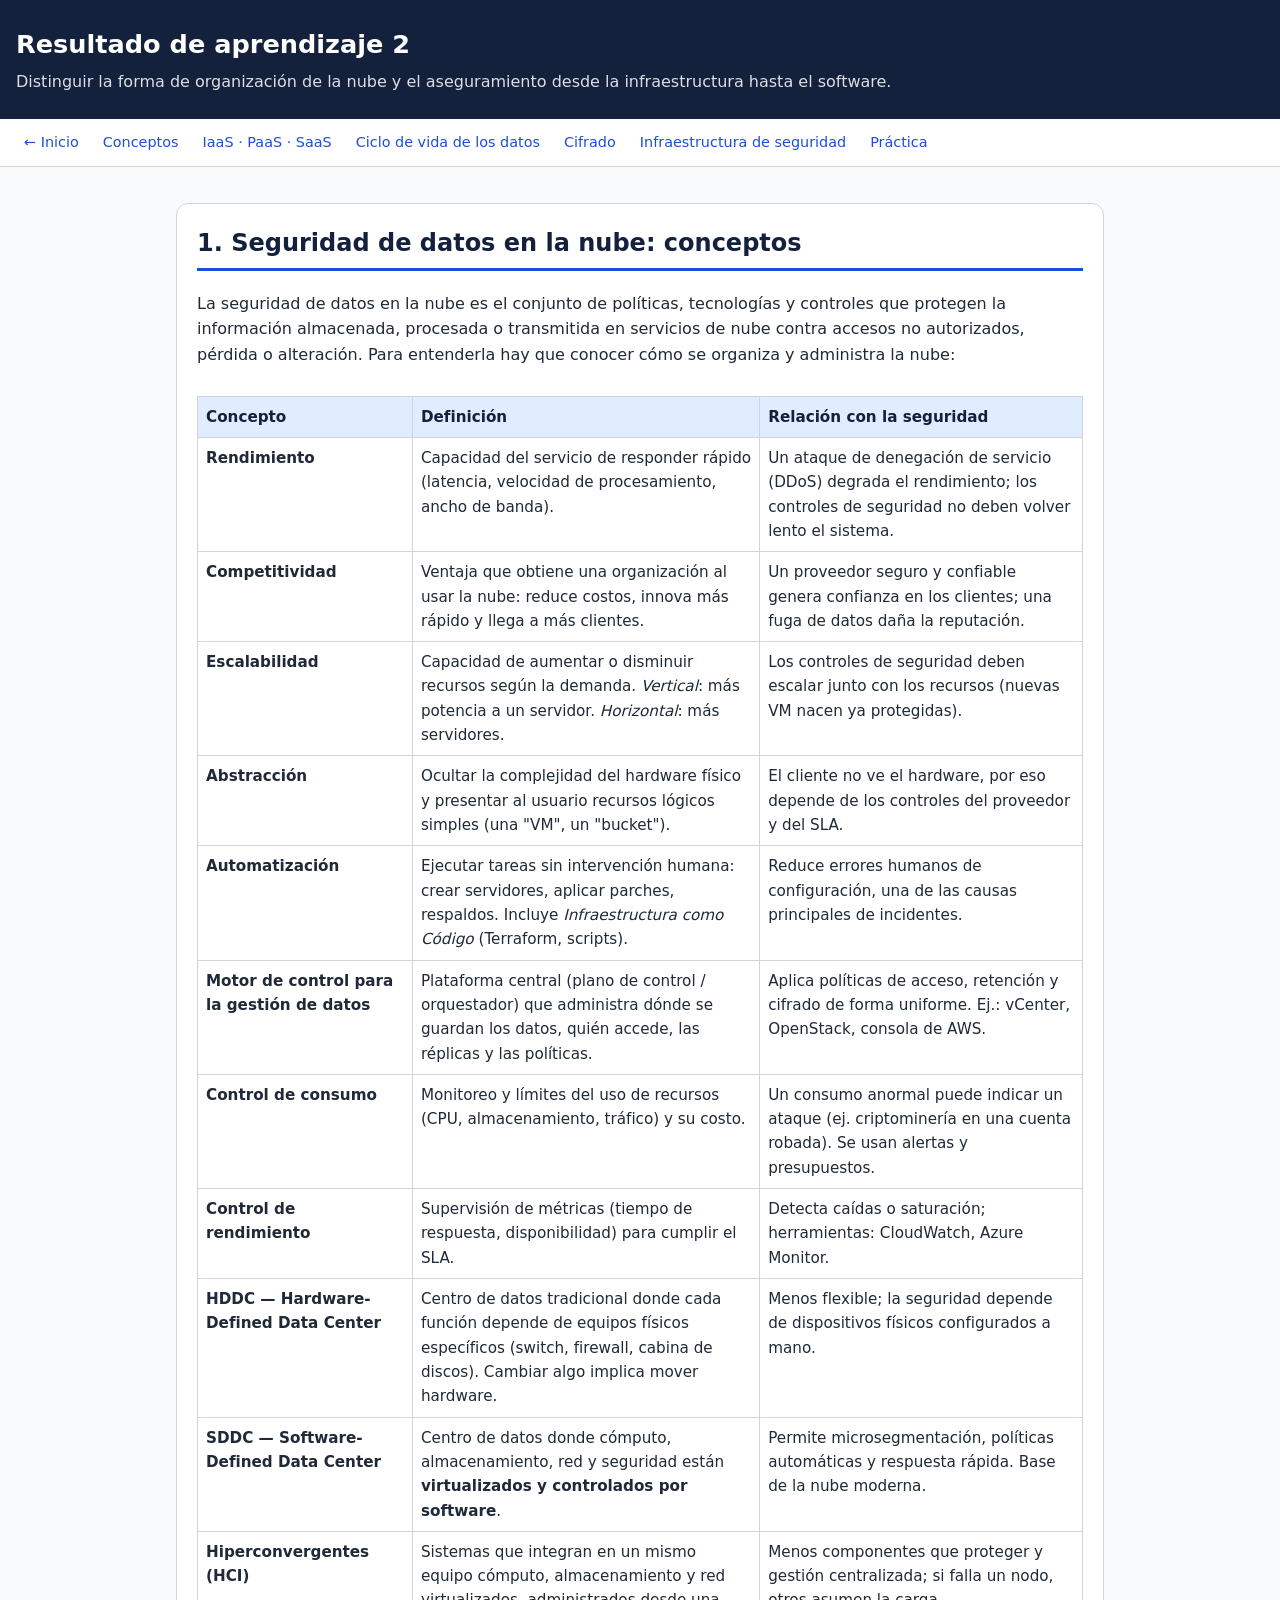
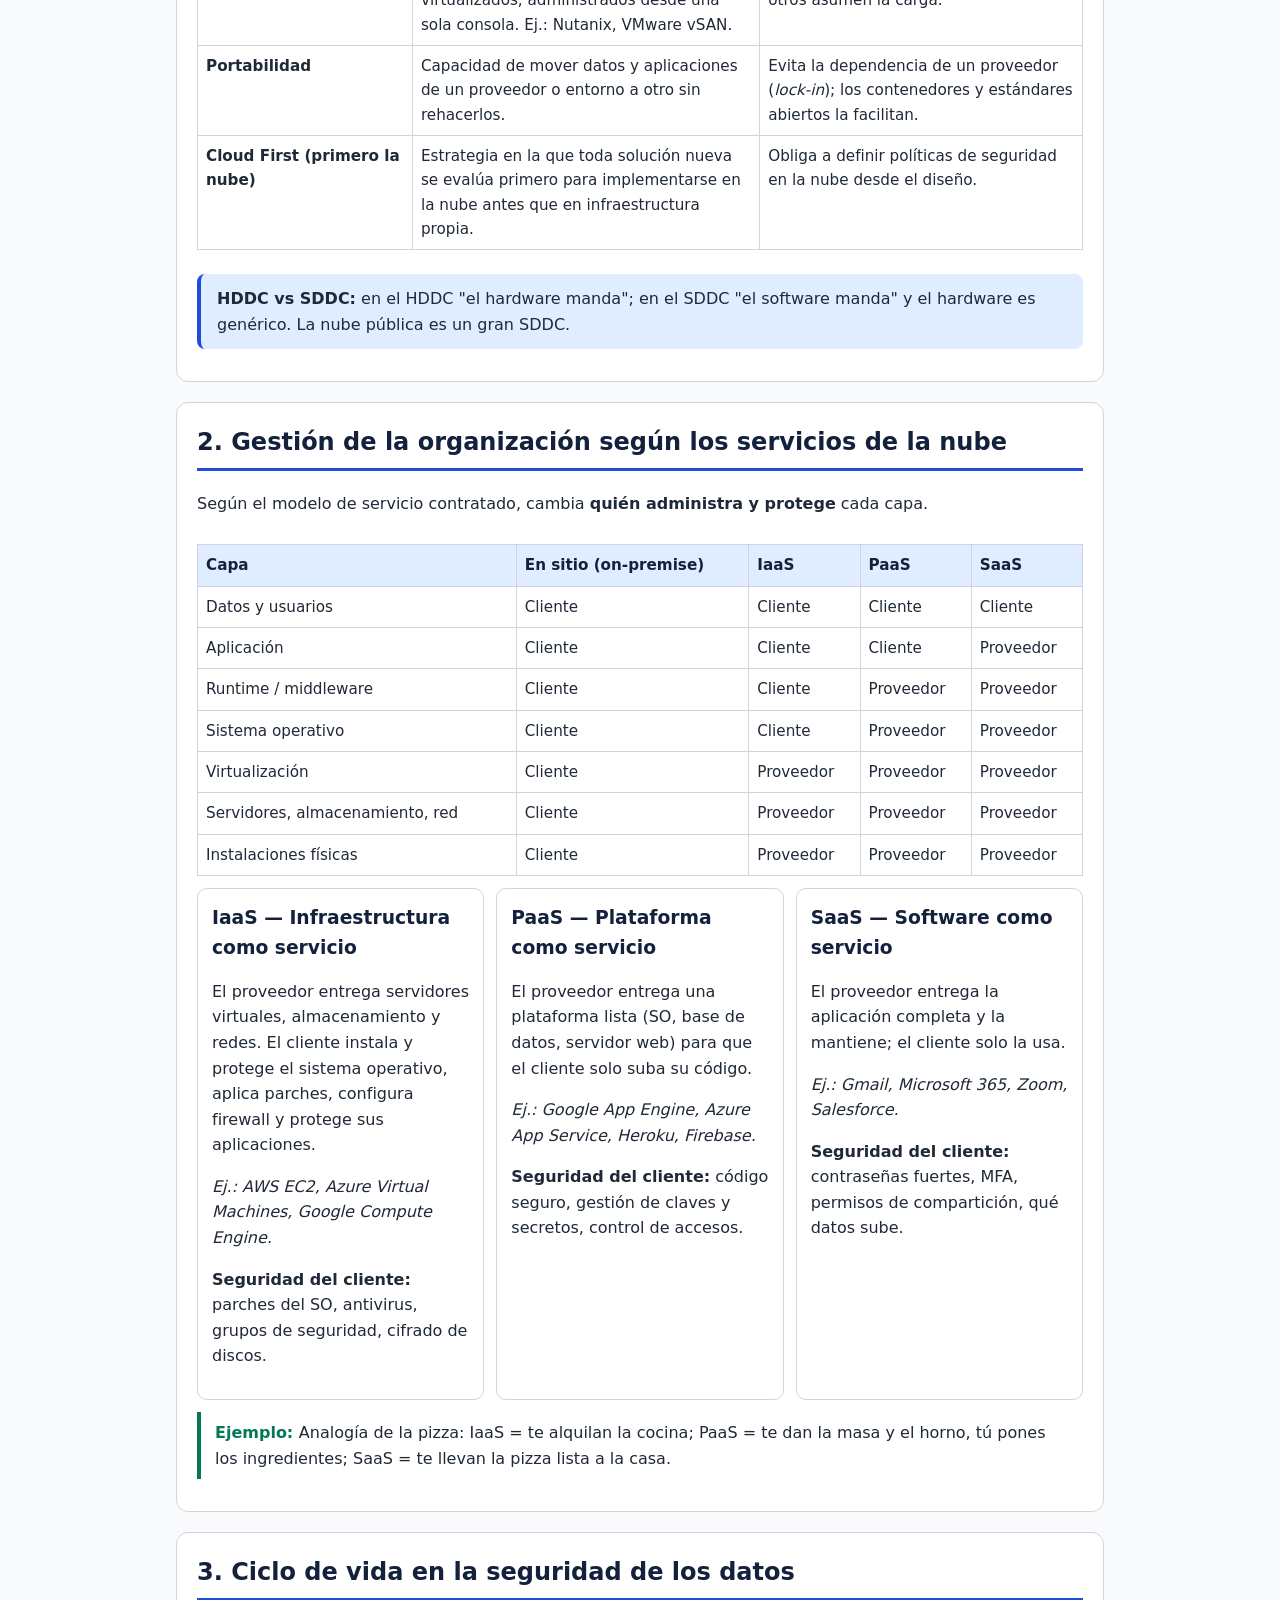
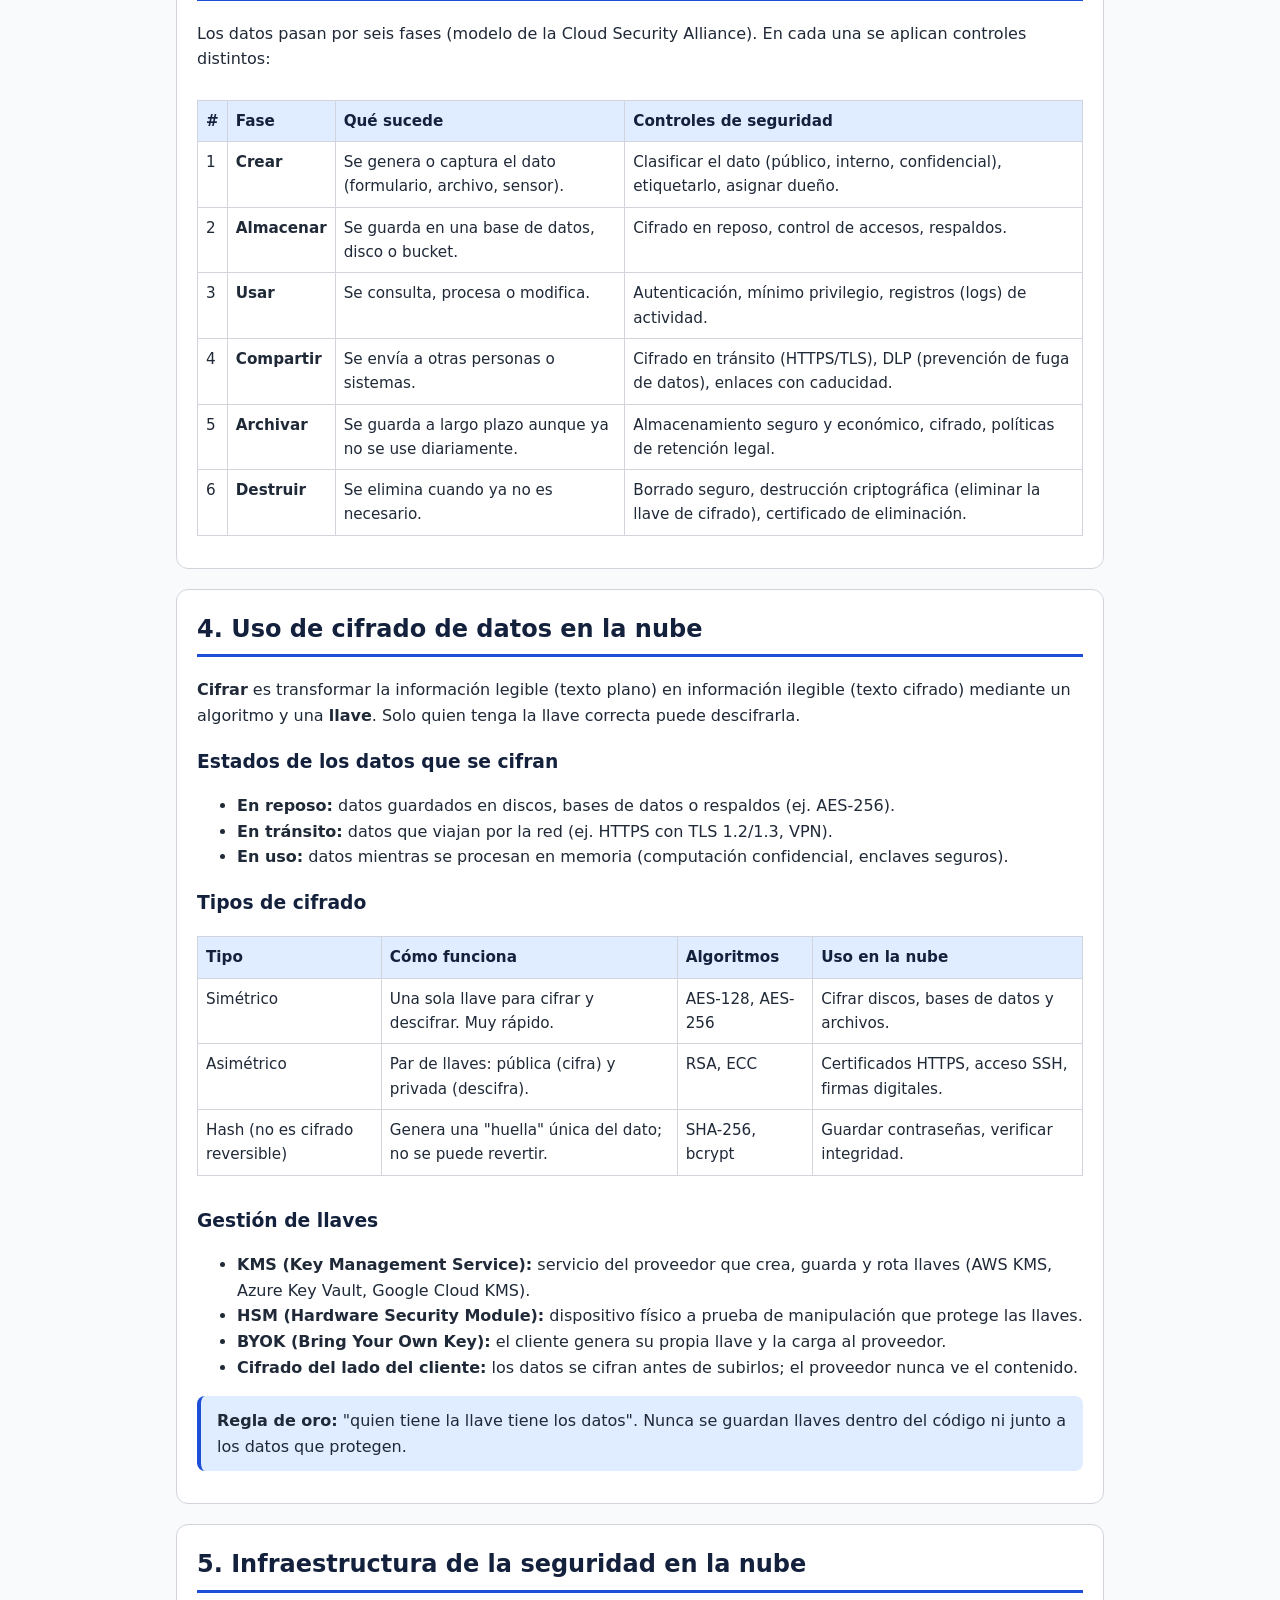
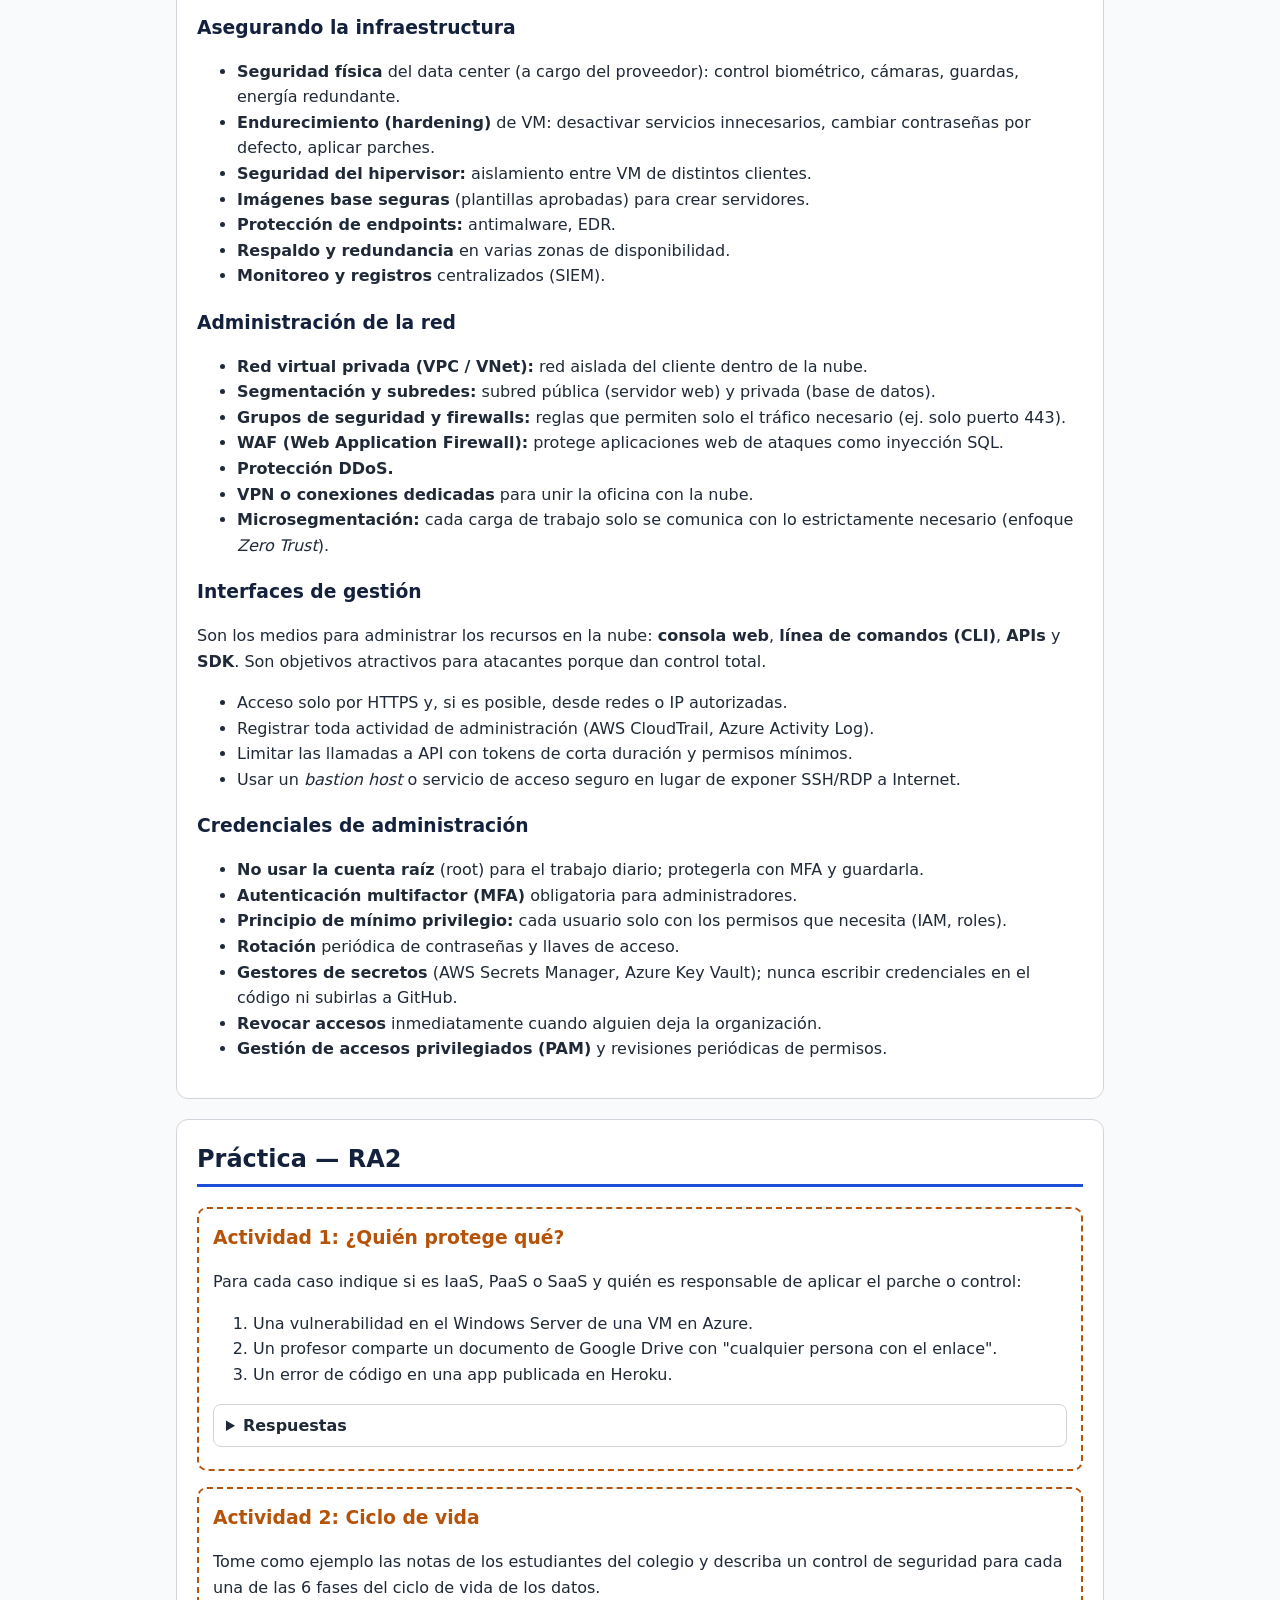
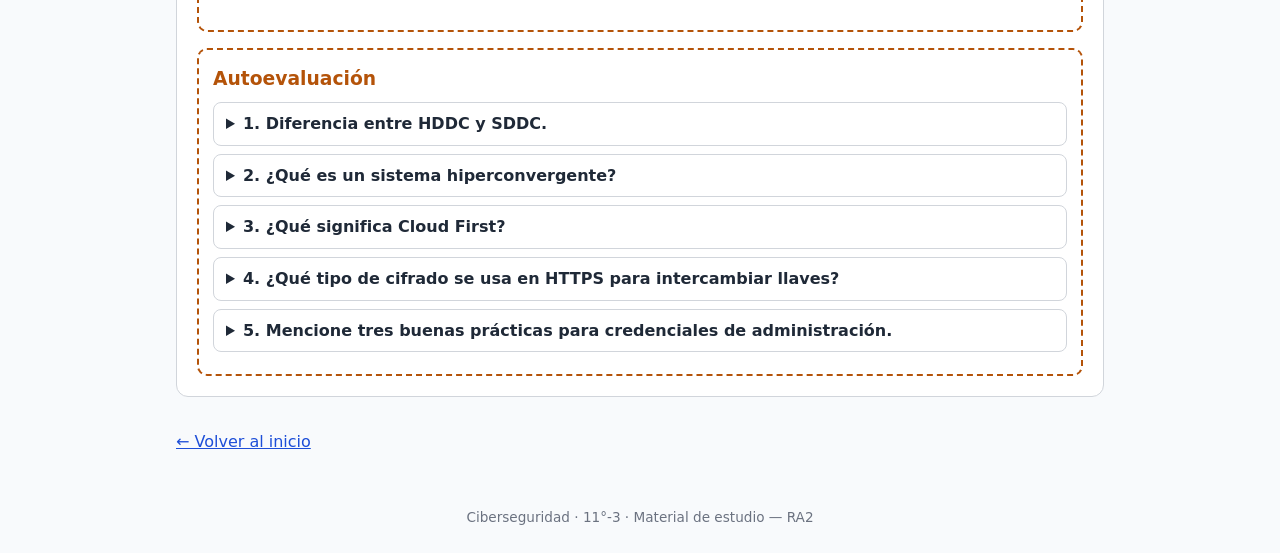
<file: 11-3/ra2-seguridad-datos-infraestructura.html>
<!doctype html>
<html lang="es">
<head>
<meta charset="utf-8">
<meta name="viewport" content="width=device-width, initial-scale=1">
<title>RA2 — Seguridad de datos e infraestructura · 11°-3</title>
<link rel="stylesheet" href="estilos.css">
</head>
<body>
<header>
  <h1>Resultado de aprendizaje 2</h1>
  <p>Distinguir la forma de organización de la nube y el aseguramiento desde la infraestructura hasta el software.</p>
</header>
<nav class="menu">
  <a href="index.html">← Inicio</a>
  <a href="#conceptos">Conceptos</a>
  <a href="#servicios">IaaS · PaaS · SaaS</a>
  <a href="#ciclo">Ciclo de vida de los datos</a>
  <a href="#cifrado">Cifrado</a>
  <a href="#infraestructura">Infraestructura de seguridad</a>
  <a href="#practica">Práctica</a>
</nav>
<main>

<!-- ===================== 1. CONCEPTOS ===================== -->
<section id="conceptos">
  <h2>1. Seguridad de datos en la nube: conceptos</h2>
  <p>La seguridad de datos en la nube es el conjunto de políticas, tecnologías y controles que protegen la información almacenada, procesada o transmitida en servicios de nube contra accesos no autorizados, pérdida o alteración. Para entenderla hay que conocer cómo se organiza y administra la nube:</p>

  <div class="tabla"><table>
    <tr><th>Concepto</th><th>Definición</th><th>Relación con la seguridad</th></tr>
    <tr><td><strong>Rendimiento</strong></td><td>Capacidad del servicio de responder rápido (latencia, velocidad de procesamiento, ancho de banda).</td><td>Un ataque de denegación de servicio (DDoS) degrada el rendimiento; los controles de seguridad no deben volver lento el sistema.</td></tr>
    <tr><td><strong>Competitividad</strong></td><td>Ventaja que obtiene una organización al usar la nube: reduce costos, innova más rápido y llega a más clientes.</td><td>Un proveedor seguro y confiable genera confianza en los clientes; una fuga de datos daña la reputación.</td></tr>
    <tr><td><strong>Escalabilidad</strong></td><td>Capacidad de aumentar o disminuir recursos según la demanda. <em>Vertical</em>: más potencia a un servidor. <em>Horizontal</em>: más servidores.</td><td>Los controles de seguridad deben escalar junto con los recursos (nuevas VM nacen ya protegidas).</td></tr>
    <tr><td><strong>Abstracción</strong></td><td>Ocultar la complejidad del hardware físico y presentar al usuario recursos lógicos simples (una "VM", un "bucket").</td><td>El cliente no ve el hardware, por eso depende de los controles del proveedor y del SLA.</td></tr>
    <tr><td><strong>Automatización</strong></td><td>Ejecutar tareas sin intervención humana: crear servidores, aplicar parches, respaldos. Incluye <em>Infraestructura como Código</em> (Terraform, scripts).</td><td>Reduce errores humanos de configuración, una de las causas principales de incidentes.</td></tr>
    <tr><td><strong>Motor de control para la gestión de datos</strong></td><td>Plataforma central (plano de control / orquestador) que administra dónde se guardan los datos, quién accede, las réplicas y las políticas.</td><td>Aplica políticas de acceso, retención y cifrado de forma uniforme. Ej.: vCenter, OpenStack, consola de AWS.</td></tr>
    <tr><td><strong>Control de consumo</strong></td><td>Monitoreo y límites del uso de recursos (CPU, almacenamiento, tráfico) y su costo.</td><td>Un consumo anormal puede indicar un ataque (ej. criptominería en una cuenta robada). Se usan alertas y presupuestos.</td></tr>
    <tr><td><strong>Control de rendimiento</strong></td><td>Supervisión de métricas (tiempo de respuesta, disponibilidad) para cumplir el SLA.</td><td>Detecta caídas o saturación; herramientas: CloudWatch, Azure Monitor.</td></tr>
    <tr><td><strong>HDDC — Hardware-Defined Data Center</strong></td><td>Centro de datos tradicional donde cada función depende de equipos físicos específicos (switch, firewall, cabina de discos). Cambiar algo implica mover hardware.</td><td>Menos flexible; la seguridad depende de dispositivos físicos configurados a mano.</td></tr>
    <tr><td><strong>SDDC — Software-Defined Data Center</strong></td><td>Centro de datos donde cómputo, almacenamiento, red y seguridad están <strong>virtualizados y controlados por software</strong>.</td><td>Permite microsegmentación, políticas automáticas y respuesta rápida. Base de la nube moderna.</td></tr>
    <tr><td><strong>Hiperconvergentes (HCI)</strong></td><td>Sistemas que integran en un mismo equipo cómputo, almacenamiento y red virtualizados, administrados desde una sola consola. Ej.: Nutanix, VMware vSAN.</td><td>Menos componentes que proteger y gestión centralizada; si falla un nodo, otros asumen la carga.</td></tr>
    <tr><td><strong>Portabilidad</strong></td><td>Capacidad de mover datos y aplicaciones de un proveedor o entorno a otro sin rehacerlos.</td><td>Evita la dependencia de un proveedor (<em>lock-in</em>); los contenedores y estándares abiertos la facilitan.</td></tr>
    <tr><td><strong>Cloud First (primero la nube)</strong></td><td>Estrategia en la que toda solución nueva se evalúa primero para implementarse en la nube antes que en infraestructura propia.</td><td>Obliga a definir políticas de seguridad en la nube desde el diseño.</td></tr>
  </table></div>
  <div class="caja"><strong>HDDC vs SDDC:</strong> en el HDDC "el hardware manda"; en el SDDC "el software manda" y el hardware es genérico. La nube pública es un gran SDDC.</div>
</section>

<!-- ===================== 2. IaaS PaaS SaaS ===================== -->
<section id="servicios">
  <h2>2. Gestión de la organización según los servicios de la nube</h2>
  <p>Según el modelo de servicio contratado, cambia <strong>quién administra y protege</strong> cada capa.</p>
  <div class="tabla"><table>
    <tr><th>Capa</th><th>En sitio (on-premise)</th><th>IaaS</th><th>PaaS</th><th>SaaS</th></tr>
    <tr><td>Datos y usuarios</td><td>Cliente</td><td>Cliente</td><td>Cliente</td><td>Cliente</td></tr>
    <tr><td>Aplicación</td><td>Cliente</td><td>Cliente</td><td>Cliente</td><td>Proveedor</td></tr>
    <tr><td>Runtime / middleware</td><td>Cliente</td><td>Cliente</td><td>Proveedor</td><td>Proveedor</td></tr>
    <tr><td>Sistema operativo</td><td>Cliente</td><td>Cliente</td><td>Proveedor</td><td>Proveedor</td></tr>
    <tr><td>Virtualización</td><td>Cliente</td><td>Proveedor</td><td>Proveedor</td><td>Proveedor</td></tr>
    <tr><td>Servidores, almacenamiento, red</td><td>Cliente</td><td>Proveedor</td><td>Proveedor</td><td>Proveedor</td></tr>
    <tr><td>Instalaciones físicas</td><td>Cliente</td><td>Proveedor</td><td>Proveedor</td><td>Proveedor</td></tr>
  </table></div>

  <div class="grid">
    <div class="tarjeta">
      <h3>IaaS — Infraestructura como servicio</h3>
      <p>El proveedor entrega servidores virtuales, almacenamiento y redes. El cliente instala y protege el sistema operativo, aplica parches, configura firewall y protege sus aplicaciones.</p>
      <p><em>Ej.: AWS EC2, Azure Virtual Machines, Google Compute Engine.</em></p>
      <p><strong>Seguridad del cliente:</strong> parches del SO, antivirus, grupos de seguridad, cifrado de discos.</p>
    </div>
    <div class="tarjeta">
      <h3>PaaS — Plataforma como servicio</h3>
      <p>El proveedor entrega una plataforma lista (SO, base de datos, servidor web) para que el cliente solo suba su código.</p>
      <p><em>Ej.: Google App Engine, Azure App Service, Heroku, Firebase.</em></p>
      <p><strong>Seguridad del cliente:</strong> código seguro, gestión de claves y secretos, control de accesos.</p>
    </div>
    <div class="tarjeta">
      <h3>SaaS — Software como servicio</h3>
      <p>El proveedor entrega la aplicación completa y la mantiene; el cliente solo la usa.</p>
      <p><em>Ej.: Gmail, Microsoft 365, Zoom, Salesforce.</em></p>
      <p><strong>Seguridad del cliente:</strong> contraseñas fuertes, MFA, permisos de compartición, qué datos sube.</p>
    </div>
  </div>
  <div class="ejemplo">Analogía de la pizza: IaaS = te alquilan la cocina; PaaS = te dan la masa y el horno, tú pones los ingredientes; SaaS = te llevan la pizza lista a la casa.</div>
</section>

<!-- ===================== 3. CICLO DE VIDA ===================== -->
<section id="ciclo">
  <h2>3. Ciclo de vida en la seguridad de los datos</h2>
  <p>Los datos pasan por seis fases (modelo de la Cloud Security Alliance). En cada una se aplican controles distintos:</p>
  <div class="tabla"><table>
    <tr><th>#</th><th>Fase</th><th>Qué sucede</th><th>Controles de seguridad</th></tr>
    <tr><td>1</td><td><strong>Crear</strong></td><td>Se genera o captura el dato (formulario, archivo, sensor).</td><td>Clasificar el dato (público, interno, confidencial), etiquetarlo, asignar dueño.</td></tr>
    <tr><td>2</td><td><strong>Almacenar</strong></td><td>Se guarda en una base de datos, disco o bucket.</td><td>Cifrado en reposo, control de accesos, respaldos.</td></tr>
    <tr><td>3</td><td><strong>Usar</strong></td><td>Se consulta, procesa o modifica.</td><td>Autenticación, mínimo privilegio, registros (logs) de actividad.</td></tr>
    <tr><td>4</td><td><strong>Compartir</strong></td><td>Se envía a otras personas o sistemas.</td><td>Cifrado en tránsito (HTTPS/TLS), DLP (prevención de fuga de datos), enlaces con caducidad.</td></tr>
    <tr><td>5</td><td><strong>Archivar</strong></td><td>Se guarda a largo plazo aunque ya no se use diariamente.</td><td>Almacenamiento seguro y económico, cifrado, políticas de retención legal.</td></tr>
    <tr><td>6</td><td><strong>Destruir</strong></td><td>Se elimina cuando ya no es necesario.</td><td>Borrado seguro, destrucción criptográfica (eliminar la llave de cifrado), certificado de eliminación.</td></tr>
  </table></div>
</section>

<!-- ===================== 4. CIFRADO ===================== -->
<section id="cifrado">
  <h2>4. Uso de cifrado de datos en la nube</h2>
  <p><strong>Cifrar</strong> es transformar la información legible (texto plano) en información ilegible (texto cifrado) mediante un algoritmo y una <strong>llave</strong>. Solo quien tenga la llave correcta puede descifrarla.</p>

  <h3>Estados de los datos que se cifran</h3>
  <ul>
    <li><strong>En reposo:</strong> datos guardados en discos, bases de datos o respaldos (ej. AES-256).</li>
    <li><strong>En tránsito:</strong> datos que viajan por la red (ej. HTTPS con TLS 1.2/1.3, VPN).</li>
    <li><strong>En uso:</strong> datos mientras se procesan en memoria (computación confidencial, enclaves seguros).</li>
  </ul>

  <h3>Tipos de cifrado</h3>
  <div class="tabla"><table>
    <tr><th>Tipo</th><th>Cómo funciona</th><th>Algoritmos</th><th>Uso en la nube</th></tr>
    <tr><td>Simétrico</td><td>Una sola llave para cifrar y descifrar. Muy rápido.</td><td>AES-128, AES-256</td><td>Cifrar discos, bases de datos y archivos.</td></tr>
    <tr><td>Asimétrico</td><td>Par de llaves: pública (cifra) y privada (descifra).</td><td>RSA, ECC</td><td>Certificados HTTPS, acceso SSH, firmas digitales.</td></tr>
    <tr><td>Hash (no es cifrado reversible)</td><td>Genera una "huella" única del dato; no se puede revertir.</td><td>SHA-256, bcrypt</td><td>Guardar contraseñas, verificar integridad.</td></tr>
  </table></div>

  <h3>Gestión de llaves</h3>
  <ul>
    <li><strong>KMS (Key Management Service):</strong> servicio del proveedor que crea, guarda y rota llaves (AWS KMS, Azure Key Vault, Google Cloud KMS).</li>
    <li><strong>HSM (Hardware Security Module):</strong> dispositivo físico a prueba de manipulación que protege las llaves.</li>
    <li><strong>BYOK (Bring Your Own Key):</strong> el cliente genera su propia llave y la carga al proveedor.</li>
    <li><strong>Cifrado del lado del cliente:</strong> los datos se cifran antes de subirlos; el proveedor nunca ve el contenido.</li>
  </ul>
  <div class="caja"><strong>Regla de oro:</strong> "quien tiene la llave tiene los datos". Nunca se guardan llaves dentro del código ni junto a los datos que protegen.</div>
</section>

<!-- ===================== 5. INFRAESTRUCTURA ===================== -->
<section id="infraestructura">
  <h2>5. Infraestructura de la seguridad en la nube</h2>

  <h3>Asegurando la infraestructura</h3>
  <ul>
    <li><strong>Seguridad física</strong> del data center (a cargo del proveedor): control biométrico, cámaras, guardas, energía redundante.</li>
    <li><strong>Endurecimiento (hardening)</strong> de VM: desactivar servicios innecesarios, cambiar contraseñas por defecto, aplicar parches.</li>
    <li><strong>Seguridad del hipervisor:</strong> aislamiento entre VM de distintos clientes.</li>
    <li><strong>Imágenes base seguras</strong> (plantillas aprobadas) para crear servidores.</li>
    <li><strong>Protección de endpoints:</strong> antimalware, EDR.</li>
    <li><strong>Respaldo y redundancia</strong> en varias zonas de disponibilidad.</li>
    <li><strong>Monitoreo y registros</strong> centralizados (SIEM).</li>
  </ul>

  <h3>Administración de la red</h3>
  <ul>
    <li><strong>Red virtual privada (VPC / VNet):</strong> red aislada del cliente dentro de la nube.</li>
    <li><strong>Segmentación y subredes:</strong> subred pública (servidor web) y privada (base de datos).</li>
    <li><strong>Grupos de seguridad y firewalls:</strong> reglas que permiten solo el tráfico necesario (ej. solo puerto 443).</li>
    <li><strong>WAF (Web Application Firewall):</strong> protege aplicaciones web de ataques como inyección SQL.</li>
    <li><strong>Protección DDoS.</strong></li>
    <li><strong>VPN o conexiones dedicadas</strong> para unir la oficina con la nube.</li>
    <li><strong>Microsegmentación:</strong> cada carga de trabajo solo se comunica con lo estrictamente necesario (enfoque <em>Zero Trust</em>).</li>
  </ul>

  <h3>Interfaces de gestión</h3>
  <p>Son los medios para administrar los recursos en la nube: <strong>consola web</strong>, <strong>línea de comandos (CLI)</strong>, <strong>APIs</strong> y <strong>SDK</strong>. Son objetivos atractivos para atacantes porque dan control total.</p>
  <ul>
    <li>Acceso solo por HTTPS y, si es posible, desde redes o IP autorizadas.</li>
    <li>Registrar toda actividad de administración (AWS CloudTrail, Azure Activity Log).</li>
    <li>Limitar las llamadas a API con tokens de corta duración y permisos mínimos.</li>
    <li>Usar un <em>bastion host</em> o servicio de acceso seguro en lugar de exponer SSH/RDP a Internet.</li>
  </ul>

  <h3>Credenciales de administración</h3>
  <ul>
    <li><strong>No usar la cuenta raíz</strong> (root) para el trabajo diario; protegerla con MFA y guardarla.</li>
    <li><strong>Autenticación multifactor (MFA)</strong> obligatoria para administradores.</li>
    <li><strong>Principio de mínimo privilegio:</strong> cada usuario solo con los permisos que necesita (IAM, roles).</li>
    <li><strong>Rotación</strong> periódica de contraseñas y llaves de acceso.</li>
    <li><strong>Gestores de secretos</strong> (AWS Secrets Manager, Azure Key Vault); nunca escribir credenciales en el código ni subirlas a GitHub.</li>
    <li><strong>Revocar accesos</strong> inmediatamente cuando alguien deja la organización.</li>
    <li><strong>Gestión de accesos privilegiados (PAM)</strong> y revisiones periódicas de permisos.</li>
  </ul>
</section>

<!-- ===================== PRÁCTICA ===================== -->
<section id="practica">
  <h2>Práctica — RA2</h2>
  <div class="actividad">
    <h3>Actividad 1: ¿Quién protege qué?</h3>
    <p>Para cada caso indique si es IaaS, PaaS o SaaS y quién es responsable de aplicar el parche o control:</p>
    <ol>
      <li>Una vulnerabilidad en el Windows Server de una VM en Azure.</li>
      <li>Un profesor comparte un documento de Google Drive con "cualquier persona con el enlace".</li>
      <li>Un error de código en una app publicada en Heroku.</li>
    </ol>
    <details><summary>Respuestas</summary>1. IaaS, cliente. 2. SaaS, cliente (configuración de compartición). 3. PaaS, cliente (código propio).</details>
  </div>
  <div class="actividad">
    <h3>Actividad 2: Ciclo de vida</h3>
    <p>Tome como ejemplo las notas de los estudiantes del colegio y describa un control de seguridad para cada una de las 6 fases del ciclo de vida de los datos.</p>
  </div>
  <div class="actividad">
    <h3>Autoevaluación</h3>
    <details><summary>1. Diferencia entre HDDC y SDDC.</summary>En el HDDC las funciones dependen de hardware específico; en el SDDC cómputo, red, almacenamiento y seguridad están virtualizados y se controlan por software.</details>
    <details><summary>2. ¿Qué es un sistema hiperconvergente?</summary>Un sistema que integra cómputo, almacenamiento y red virtualizados en un mismo equipo, gestionado desde una sola consola.</details>
    <details><summary>3. ¿Qué significa Cloud First?</summary>Estrategia en la que toda solución nueva se evalúa primero para la nube.</details>
    <details><summary>4. ¿Qué tipo de cifrado se usa en HTTPS para intercambiar llaves?</summary>Asimétrico (RSA/ECC); luego la comunicación continúa con cifrado simétrico (AES).</details>
    <details><summary>5. Mencione tres buenas prácticas para credenciales de administración.</summary>MFA, mínimo privilegio, no usar la cuenta root, rotación de llaves, gestor de secretos.</details>
  </div>
</section>

<a class="volver" href="index.html">← Volver al inicio</a>
</main>
<footer>Ciberseguridad · 11°-3 · Material de estudio — RA2</footer>
</body>
</html>
</file>
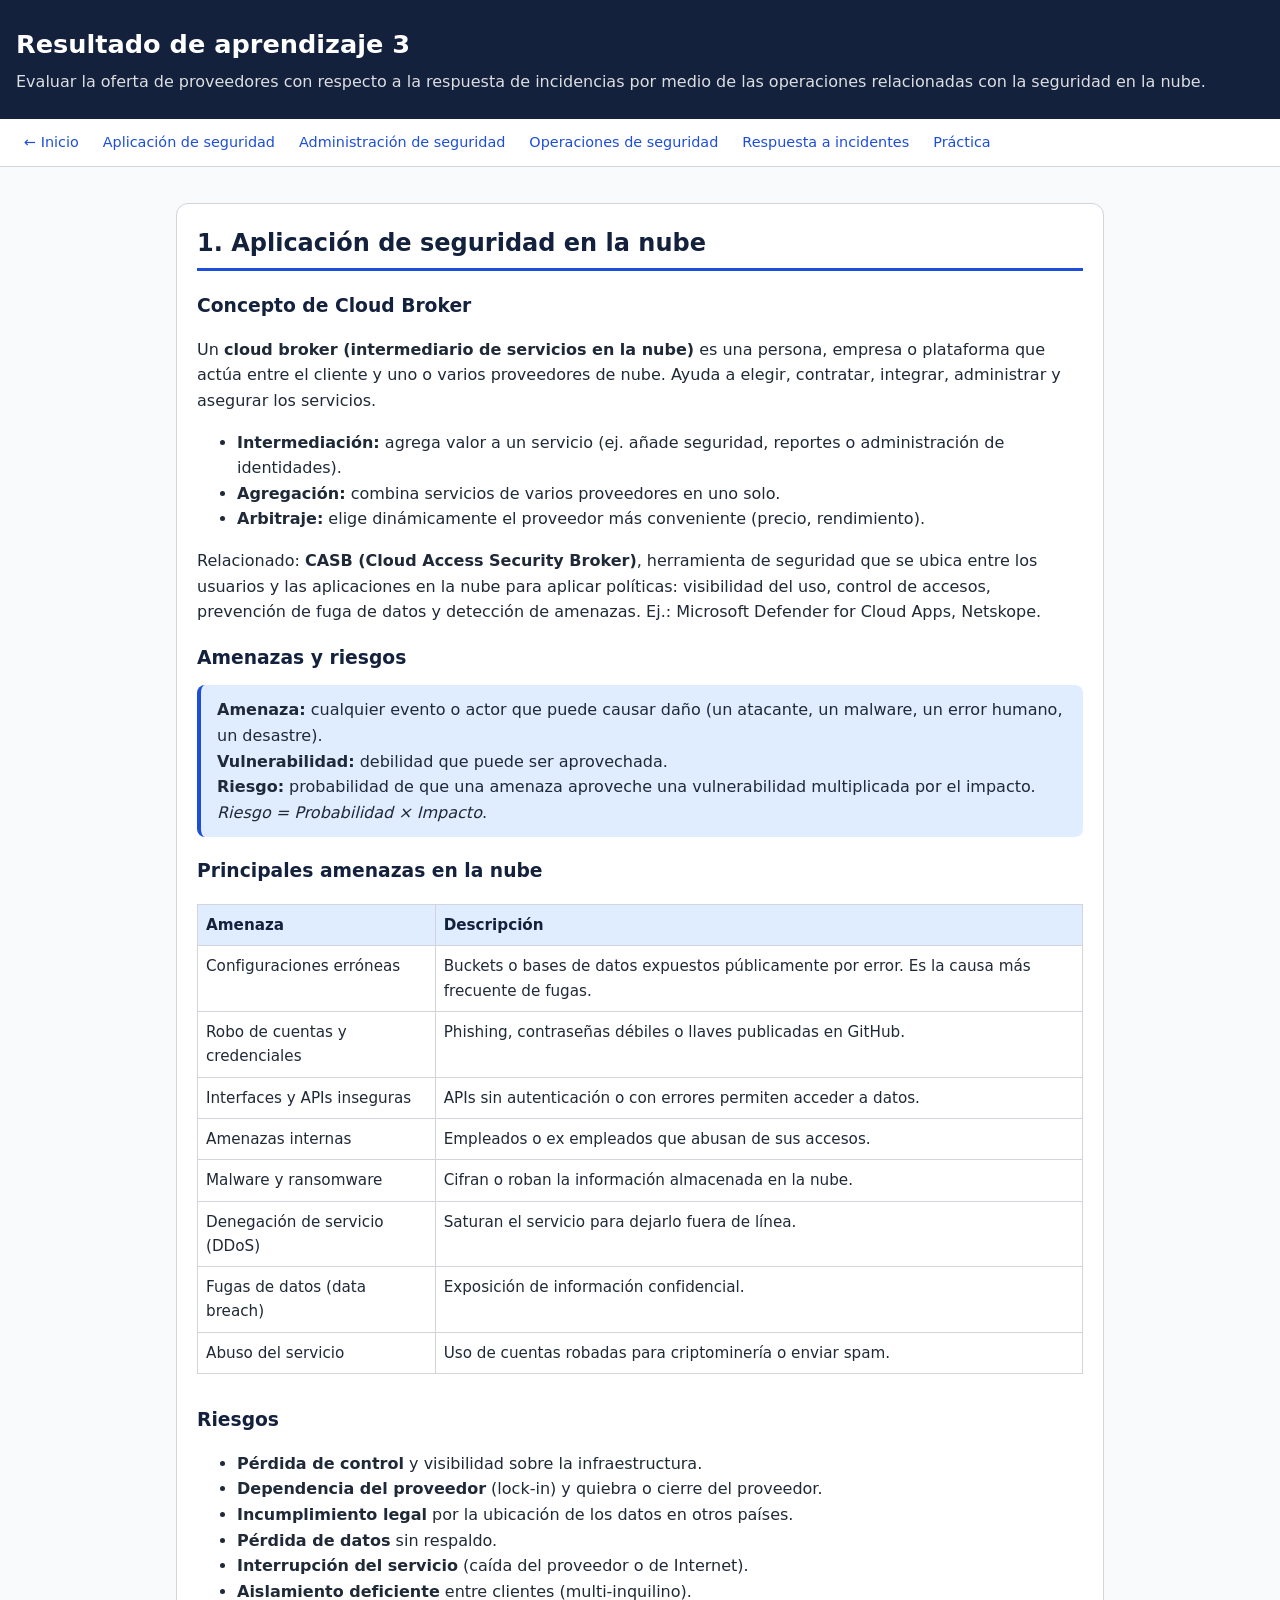
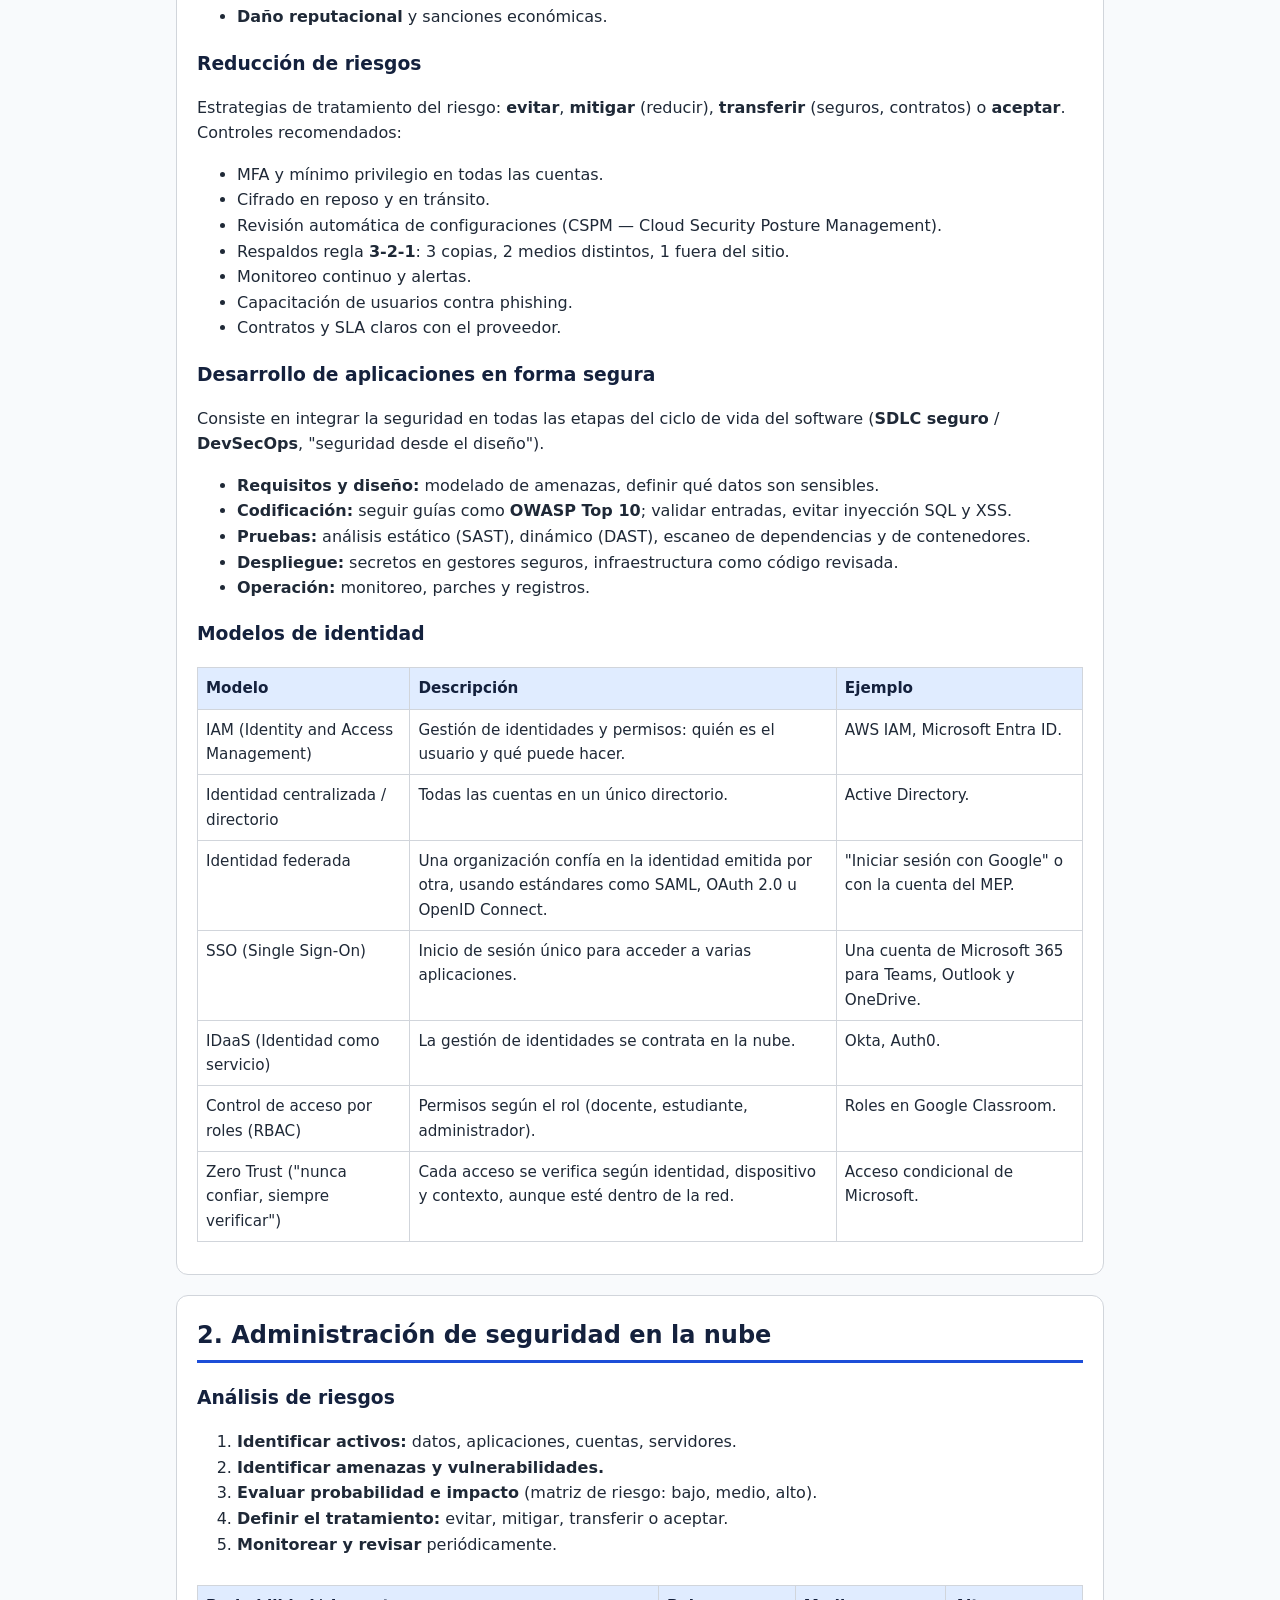
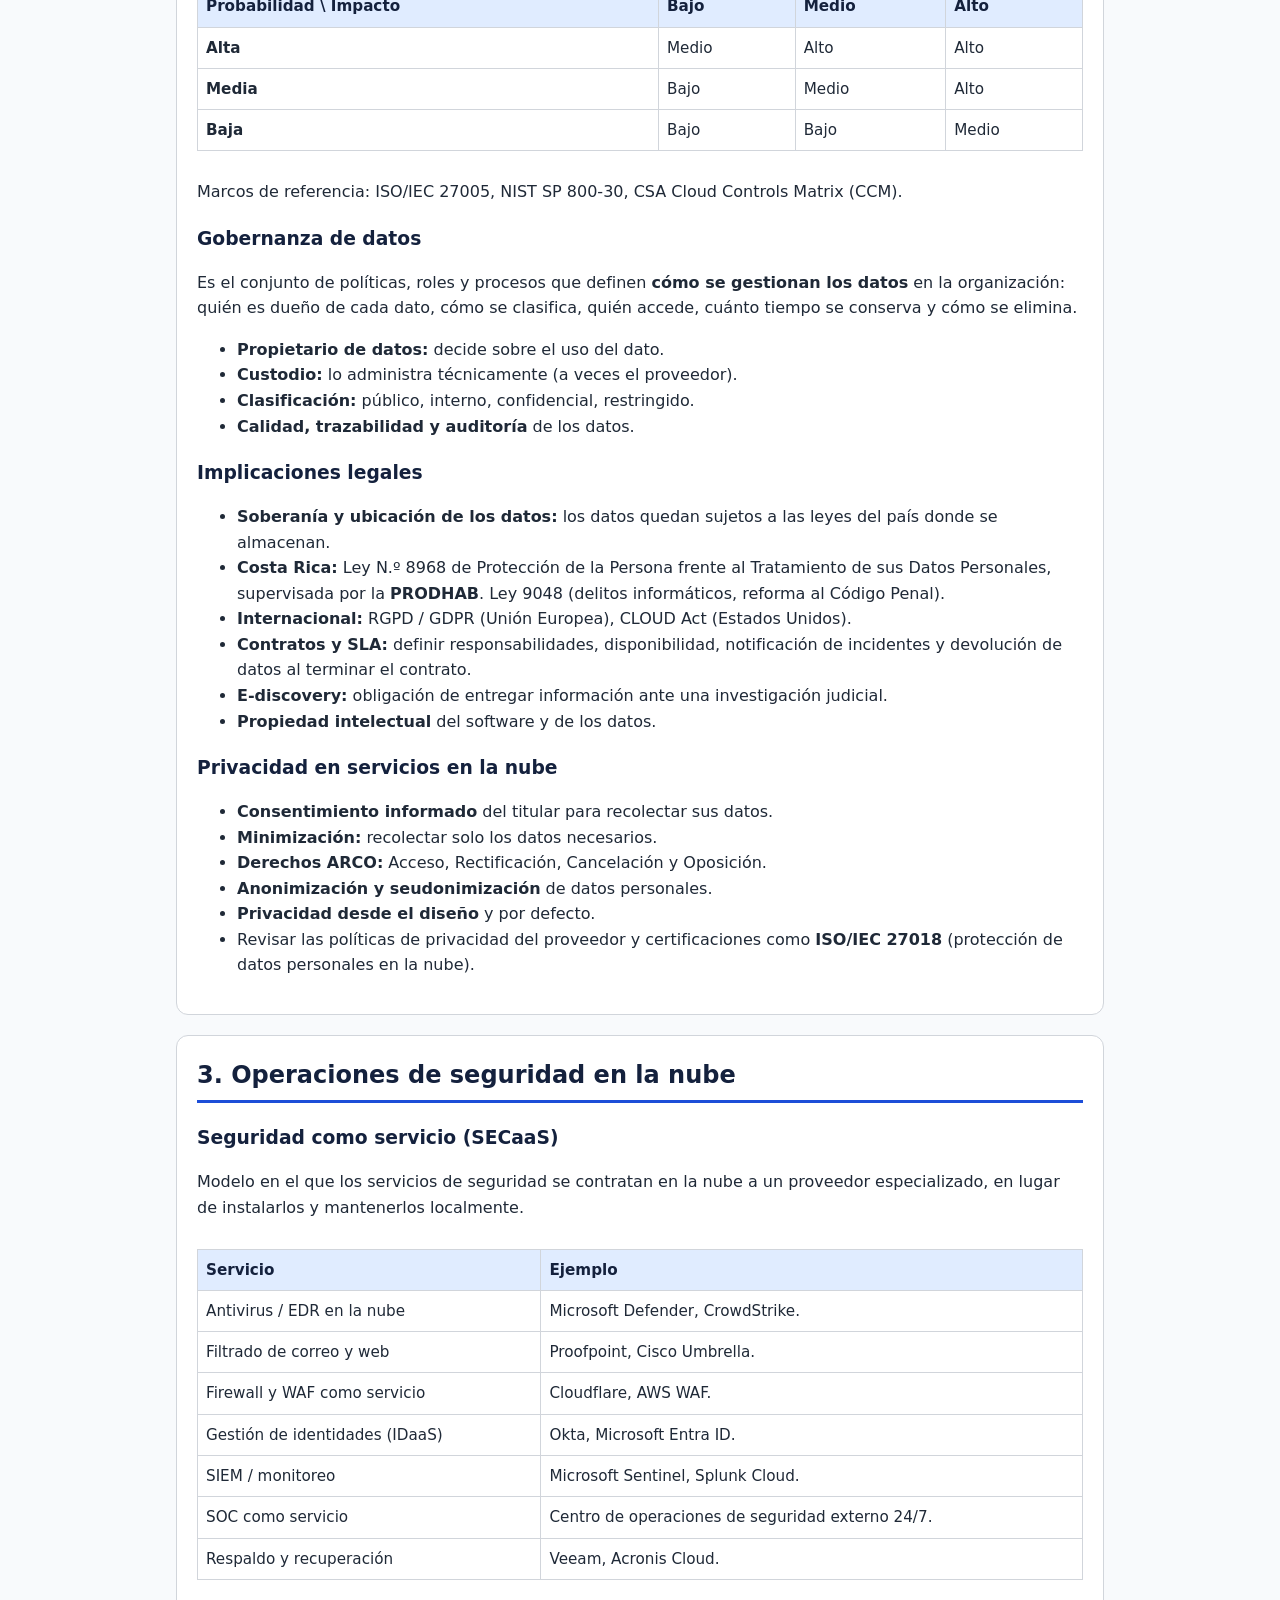
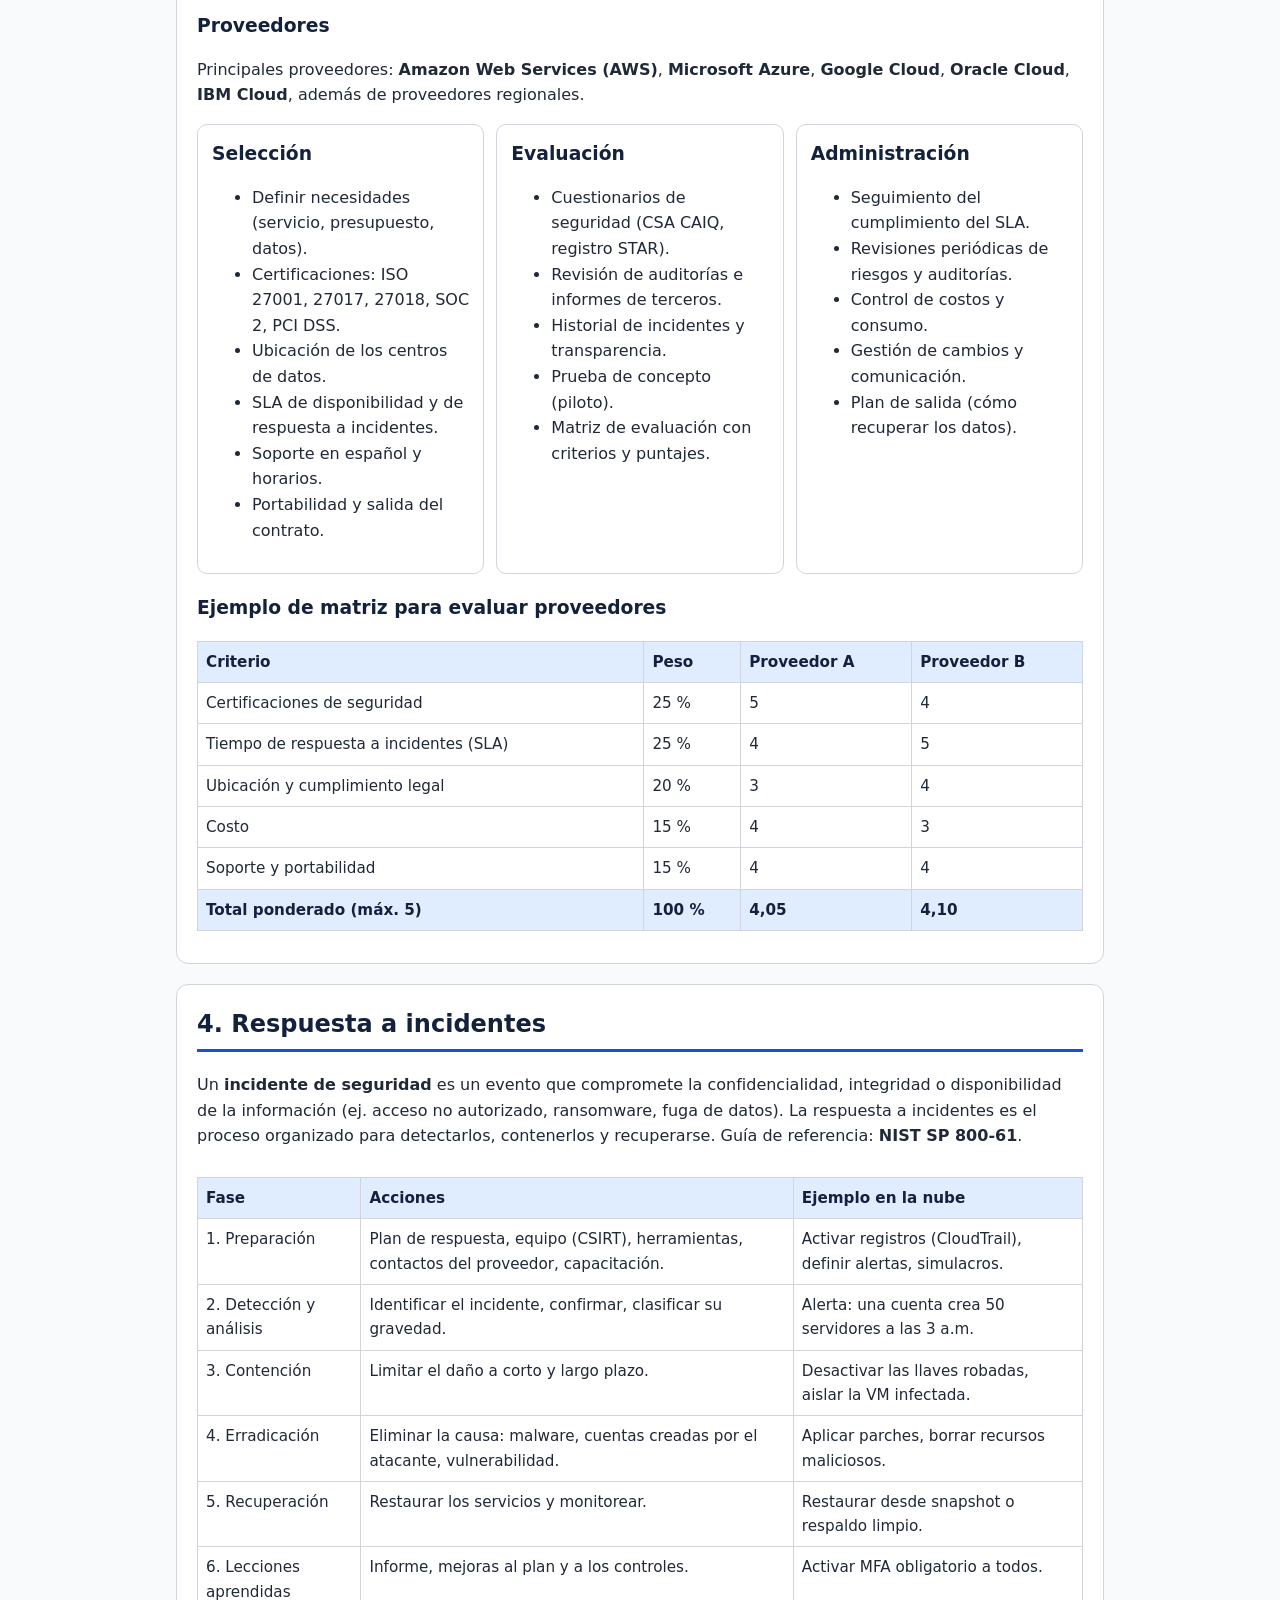
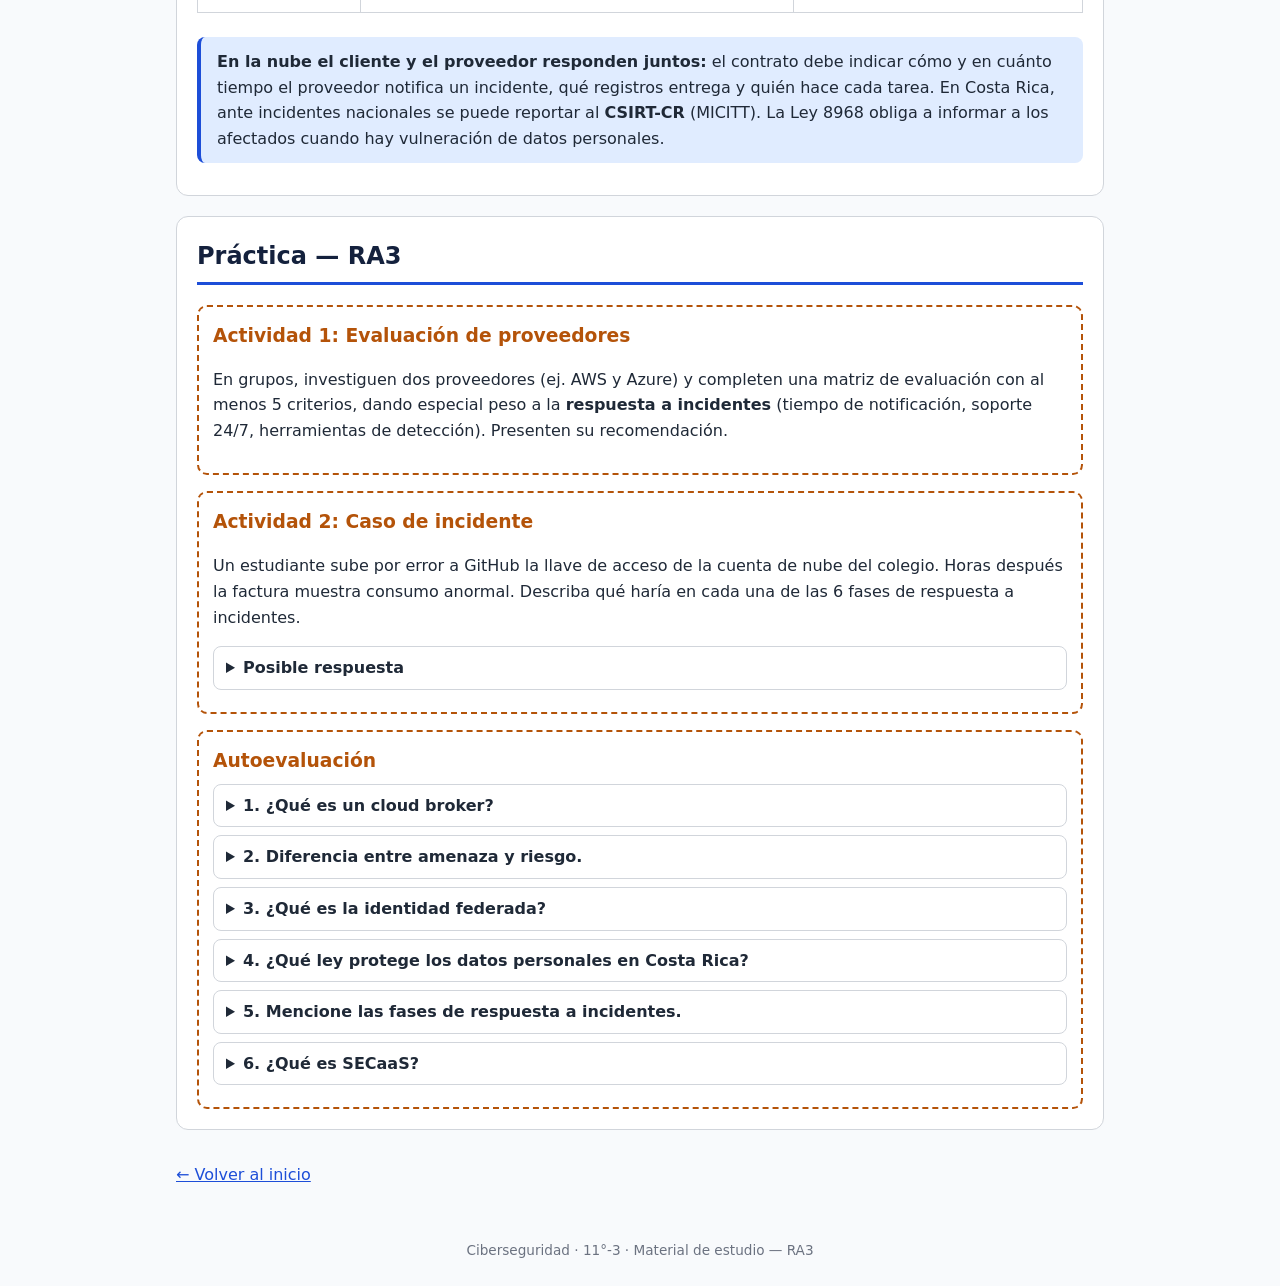
<file: 11-3/ra3-operaciones-seguridad-nube.html>
<!doctype html>
<html lang="es">
<head>
<meta charset="utf-8">
<meta name="viewport" content="width=device-width, initial-scale=1">
<title>RA3 — Operaciones de seguridad en la nube · 11°-3</title>
<link rel="stylesheet" href="estilos.css">
</head>
<body>
<header>
  <h1>Resultado de aprendizaje 3</h1>
  <p>Evaluar la oferta de proveedores con respecto a la respuesta de incidencias por medio de las operaciones relacionadas con la seguridad en la nube.</p>
</header>
<nav class="menu">
  <a href="index.html">← Inicio</a>
  <a href="#aplicacion">Aplicación de seguridad</a>
  <a href="#administracion">Administración de seguridad</a>
  <a href="#operaciones">Operaciones de seguridad</a>
  <a href="#incidentes">Respuesta a incidentes</a>
  <a href="#practica">Práctica</a>
</nav>
<main>

<!-- ===================== 1. APLICACIÓN ===================== -->
<section id="aplicacion">
  <h2>1. Aplicación de seguridad en la nube</h2>

  <h3>Concepto de Cloud Broker</h3>
  <p>Un <strong>cloud broker (intermediario de servicios en la nube)</strong> es una persona, empresa o plataforma que actúa entre el cliente y uno o varios proveedores de nube. Ayuda a elegir, contratar, integrar, administrar y asegurar los servicios.</p>
  <ul>
    <li><strong>Intermediación:</strong> agrega valor a un servicio (ej. añade seguridad, reportes o administración de identidades).</li>
    <li><strong>Agregación:</strong> combina servicios de varios proveedores en uno solo.</li>
    <li><strong>Arbitraje:</strong> elige dinámicamente el proveedor más conveniente (precio, rendimiento).</li>
  </ul>
  <p>Relacionado: <strong>CASB (Cloud Access Security Broker)</strong>, herramienta de seguridad que se ubica entre los usuarios y las aplicaciones en la nube para aplicar políticas: visibilidad del uso, control de accesos, prevención de fuga de datos y detección de amenazas. Ej.: Microsoft Defender for Cloud Apps, Netskope.</p>

  <h3>Amenazas y riesgos</h3>
  <div class="caja"><strong>Amenaza:</strong> cualquier evento o actor que puede causar daño (un atacante, un malware, un error humano, un desastre). <br><strong>Vulnerabilidad:</strong> debilidad que puede ser aprovechada. <br><strong>Riesgo:</strong> probabilidad de que una amenaza aproveche una vulnerabilidad multiplicada por el impacto. <em>Riesgo = Probabilidad × Impacto</em>.</div>

  <h3>Principales amenazas en la nube</h3>
  <div class="tabla"><table>
    <tr><th>Amenaza</th><th>Descripción</th></tr>
    <tr><td>Configuraciones erróneas</td><td>Buckets o bases de datos expuestos públicamente por error. Es la causa más frecuente de fugas.</td></tr>
    <tr><td>Robo de cuentas y credenciales</td><td>Phishing, contraseñas débiles o llaves publicadas en GitHub.</td></tr>
    <tr><td>Interfaces y APIs inseguras</td><td>APIs sin autenticación o con errores permiten acceder a datos.</td></tr>
    <tr><td>Amenazas internas</td><td>Empleados o ex empleados que abusan de sus accesos.</td></tr>
    <tr><td>Malware y ransomware</td><td>Cifran o roban la información almacenada en la nube.</td></tr>
    <tr><td>Denegación de servicio (DDoS)</td><td>Saturan el servicio para dejarlo fuera de línea.</td></tr>
    <tr><td>Fugas de datos (data breach)</td><td>Exposición de información confidencial.</td></tr>
    <tr><td>Abuso del servicio</td><td>Uso de cuentas robadas para criptominería o enviar spam.</td></tr>
  </table></div>

  <h3>Riesgos</h3>
  <ul>
    <li><strong>Pérdida de control</strong> y visibilidad sobre la infraestructura.</li>
    <li><strong>Dependencia del proveedor</strong> (lock-in) y quiebra o cierre del proveedor.</li>
    <li><strong>Incumplimiento legal</strong> por la ubicación de los datos en otros países.</li>
    <li><strong>Pérdida de datos</strong> sin respaldo.</li>
    <li><strong>Interrupción del servicio</strong> (caída del proveedor o de Internet).</li>
    <li><strong>Aislamiento deficiente</strong> entre clientes (multi-inquilino).</li>
    <li><strong>Daño reputacional</strong> y sanciones económicas.</li>
  </ul>

  <h3>Reducción de riesgos</h3>
  <p>Estrategias de tratamiento del riesgo: <strong>evitar</strong>, <strong>mitigar</strong> (reducir), <strong>transferir</strong> (seguros, contratos) o <strong>aceptar</strong>. Controles recomendados:</p>
  <ul>
    <li>MFA y mínimo privilegio en todas las cuentas.</li>
    <li>Cifrado en reposo y en tránsito.</li>
    <li>Revisión automática de configuraciones (CSPM — Cloud Security Posture Management).</li>
    <li>Respaldos regla <strong>3-2-1</strong>: 3 copias, 2 medios distintos, 1 fuera del sitio.</li>
    <li>Monitoreo continuo y alertas.</li>
    <li>Capacitación de usuarios contra phishing.</li>
    <li>Contratos y SLA claros con el proveedor.</li>
  </ul>

  <h3>Desarrollo de aplicaciones en forma segura</h3>
  <p>Consiste en integrar la seguridad en todas las etapas del ciclo de vida del software (<strong>SDLC seguro</strong> / <strong>DevSecOps</strong>, "seguridad desde el diseño").</p>
  <ul>
    <li><strong>Requisitos y diseño:</strong> modelado de amenazas, definir qué datos son sensibles.</li>
    <li><strong>Codificación:</strong> seguir guías como <strong>OWASP Top 10</strong>; validar entradas, evitar inyección SQL y XSS.</li>
    <li><strong>Pruebas:</strong> análisis estático (SAST), dinámico (DAST), escaneo de dependencias y de contenedores.</li>
    <li><strong>Despliegue:</strong> secretos en gestores seguros, infraestructura como código revisada.</li>
    <li><strong>Operación:</strong> monitoreo, parches y registros.</li>
  </ul>

  <h3>Modelos de identidad</h3>
  <div class="tabla"><table>
    <tr><th>Modelo</th><th>Descripción</th><th>Ejemplo</th></tr>
    <tr><td>IAM (Identity and Access Management)</td><td>Gestión de identidades y permisos: quién es el usuario y qué puede hacer.</td><td>AWS IAM, Microsoft Entra ID.</td></tr>
    <tr><td>Identidad centralizada / directorio</td><td>Todas las cuentas en un único directorio.</td><td>Active Directory.</td></tr>
    <tr><td>Identidad federada</td><td>Una organización confía en la identidad emitida por otra, usando estándares como SAML, OAuth 2.0 u OpenID Connect.</td><td>"Iniciar sesión con Google" o con la cuenta del MEP.</td></tr>
    <tr><td>SSO (Single Sign-On)</td><td>Inicio de sesión único para acceder a varias aplicaciones.</td><td>Una cuenta de Microsoft 365 para Teams, Outlook y OneDrive.</td></tr>
    <tr><td>IDaaS (Identidad como servicio)</td><td>La gestión de identidades se contrata en la nube.</td><td>Okta, Auth0.</td></tr>
    <tr><td>Control de acceso por roles (RBAC)</td><td>Permisos según el rol (docente, estudiante, administrador).</td><td>Roles en Google Classroom.</td></tr>
    <tr><td>Zero Trust ("nunca confiar, siempre verificar")</td><td>Cada acceso se verifica según identidad, dispositivo y contexto, aunque esté dentro de la red.</td><td>Acceso condicional de Microsoft.</td></tr>
  </table></div>
</section>

<!-- ===================== 2. ADMINISTRACIÓN ===================== -->
<section id="administracion">
  <h2>2. Administración de seguridad en la nube</h2>

  <h3>Análisis de riesgos</h3>
  <ol>
    <li><strong>Identificar activos:</strong> datos, aplicaciones, cuentas, servidores.</li>
    <li><strong>Identificar amenazas y vulnerabilidades.</strong></li>
    <li><strong>Evaluar probabilidad e impacto</strong> (matriz de riesgo: bajo, medio, alto).</li>
    <li><strong>Definir el tratamiento:</strong> evitar, mitigar, transferir o aceptar.</li>
    <li><strong>Monitorear y revisar</strong> periódicamente.</li>
  </ol>
  <div class="tabla"><table>
    <tr><th>Probabilidad \ Impacto</th><th>Bajo</th><th>Medio</th><th>Alto</th></tr>
    <tr><td><strong>Alta</strong></td><td>Medio</td><td>Alto</td><td>Alto</td></tr>
    <tr><td><strong>Media</strong></td><td>Bajo</td><td>Medio</td><td>Alto</td></tr>
    <tr><td><strong>Baja</strong></td><td>Bajo</td><td>Bajo</td><td>Medio</td></tr>
  </table></div>
  <p>Marcos de referencia: ISO/IEC 27005, NIST SP 800-30, CSA Cloud Controls Matrix (CCM).</p>

  <h3>Gobernanza de datos</h3>
  <p>Es el conjunto de políticas, roles y procesos que definen <strong>cómo se gestionan los datos</strong> en la organización: quién es dueño de cada dato, cómo se clasifica, quién accede, cuánto tiempo se conserva y cómo se elimina.</p>
  <ul>
    <li><strong>Propietario de datos:</strong> decide sobre el uso del dato.</li>
    <li><strong>Custodio:</strong> lo administra técnicamente (a veces el proveedor).</li>
    <li><strong>Clasificación:</strong> público, interno, confidencial, restringido.</li>
    <li><strong>Calidad, trazabilidad y auditoría</strong> de los datos.</li>
  </ul>

  <h3>Implicaciones legales</h3>
  <ul>
    <li><strong>Soberanía y ubicación de los datos:</strong> los datos quedan sujetos a las leyes del país donde se almacenan.</li>
    <li><strong>Costa Rica:</strong> Ley N.º 8968 de Protección de la Persona frente al Tratamiento de sus Datos Personales, supervisada por la <strong>PRODHAB</strong>. Ley 9048 (delitos informáticos, reforma al Código Penal).</li>
    <li><strong>Internacional:</strong> RGPD / GDPR (Unión Europea), CLOUD Act (Estados Unidos).</li>
    <li><strong>Contratos y SLA:</strong> definir responsabilidades, disponibilidad, notificación de incidentes y devolución de datos al terminar el contrato.</li>
    <li><strong>E-discovery:</strong> obligación de entregar información ante una investigación judicial.</li>
    <li><strong>Propiedad intelectual</strong> del software y de los datos.</li>
  </ul>

  <h3>Privacidad en servicios en la nube</h3>
  <ul>
    <li><strong>Consentimiento informado</strong> del titular para recolectar sus datos.</li>
    <li><strong>Minimización:</strong> recolectar solo los datos necesarios.</li>
    <li><strong>Derechos ARCO:</strong> Acceso, Rectificación, Cancelación y Oposición.</li>
    <li><strong>Anonimización y seudonimización</strong> de datos personales.</li>
    <li><strong>Privacidad desde el diseño</strong> y por defecto.</li>
    <li>Revisar las políticas de privacidad del proveedor y certificaciones como <strong>ISO/IEC 27018</strong> (protección de datos personales en la nube).</li>
  </ul>
</section>

<!-- ===================== 3. OPERACIONES ===================== -->
<section id="operaciones">
  <h2>3. Operaciones de seguridad en la nube</h2>

  <h3>Seguridad como servicio (SECaaS)</h3>
  <p>Modelo en el que los servicios de seguridad se contratan en la nube a un proveedor especializado, en lugar de instalarlos y mantenerlos localmente.</p>
  <div class="tabla"><table>
    <tr><th>Servicio</th><th>Ejemplo</th></tr>
    <tr><td>Antivirus / EDR en la nube</td><td>Microsoft Defender, CrowdStrike.</td></tr>
    <tr><td>Filtrado de correo y web</td><td>Proofpoint, Cisco Umbrella.</td></tr>
    <tr><td>Firewall y WAF como servicio</td><td>Cloudflare, AWS WAF.</td></tr>
    <tr><td>Gestión de identidades (IDaaS)</td><td>Okta, Microsoft Entra ID.</td></tr>
    <tr><td>SIEM / monitoreo</td><td>Microsoft Sentinel, Splunk Cloud.</td></tr>
    <tr><td>SOC como servicio</td><td>Centro de operaciones de seguridad externo 24/7.</td></tr>
    <tr><td>Respaldo y recuperación</td><td>Veeam, Acronis Cloud.</td></tr>
  </table></div>

  <h3>Proveedores</h3>
  <p>Principales proveedores: <strong>Amazon Web Services (AWS)</strong>, <strong>Microsoft Azure</strong>, <strong>Google Cloud</strong>, <strong>Oracle Cloud</strong>, <strong>IBM Cloud</strong>, además de proveedores regionales.</p>

  <div class="grid">
    <div class="tarjeta">
      <h3>Selección</h3>
      <ul>
        <li>Definir necesidades (servicio, presupuesto, datos).</li>
        <li>Certificaciones: ISO 27001, 27017, 27018, SOC 2, PCI DSS.</li>
        <li>Ubicación de los centros de datos.</li>
        <li>SLA de disponibilidad y de respuesta a incidentes.</li>
        <li>Soporte en español y horarios.</li>
        <li>Portabilidad y salida del contrato.</li>
      </ul>
    </div>
    <div class="tarjeta">
      <h3>Evaluación</h3>
      <ul>
        <li>Cuestionarios de seguridad (CSA CAIQ, registro STAR).</li>
        <li>Revisión de auditorías e informes de terceros.</li>
        <li>Historial de incidentes y transparencia.</li>
        <li>Prueba de concepto (piloto).</li>
        <li>Matriz de evaluación con criterios y puntajes.</li>
      </ul>
    </div>
    <div class="tarjeta">
      <h3>Administración</h3>
      <ul>
        <li>Seguimiento del cumplimiento del SLA.</li>
        <li>Revisiones periódicas de riesgos y auditorías.</li>
        <li>Control de costos y consumo.</li>
        <li>Gestión de cambios y comunicación.</li>
        <li>Plan de salida (cómo recuperar los datos).</li>
      </ul>
    </div>
  </div>

  <h3>Ejemplo de matriz para evaluar proveedores</h3>
  <div class="tabla"><table>
    <tr><th>Criterio</th><th>Peso</th><th>Proveedor A</th><th>Proveedor B</th></tr>
    <tr><td>Certificaciones de seguridad</td><td>25 %</td><td>5</td><td>4</td></tr>
    <tr><td>Tiempo de respuesta a incidentes (SLA)</td><td>25 %</td><td>4</td><td>5</td></tr>
    <tr><td>Ubicación y cumplimiento legal</td><td>20 %</td><td>3</td><td>4</td></tr>
    <tr><td>Costo</td><td>15 %</td><td>4</td><td>3</td></tr>
    <tr><td>Soporte y portabilidad</td><td>15 %</td><td>4</td><td>4</td></tr>
    <tr><th>Total ponderado (máx. 5)</th><th>100 %</th><th>4,05</th><th>4,10</th></tr>
  </table></div>
</section>

<!-- ===================== 4. RESPUESTA A INCIDENTES ===================== -->
<section id="incidentes">
  <h2>4. Respuesta a incidentes</h2>
  <p>Un <strong>incidente de seguridad</strong> es un evento que compromete la confidencialidad, integridad o disponibilidad de la información (ej. acceso no autorizado, ransomware, fuga de datos). La respuesta a incidentes es el proceso organizado para detectarlos, contenerlos y recuperarse. Guía de referencia: <strong>NIST SP 800-61</strong>.</p>
  <div class="tabla"><table>
    <tr><th>Fase</th><th>Acciones</th><th>Ejemplo en la nube</th></tr>
    <tr><td>1. Preparación</td><td>Plan de respuesta, equipo (CSIRT), herramientas, contactos del proveedor, capacitación.</td><td>Activar registros (CloudTrail), definir alertas, simulacros.</td></tr>
    <tr><td>2. Detección y análisis</td><td>Identificar el incidente, confirmar, clasificar su gravedad.</td><td>Alerta: una cuenta crea 50 servidores a las 3 a.m.</td></tr>
    <tr><td>3. Contención</td><td>Limitar el daño a corto y largo plazo.</td><td>Desactivar las llaves robadas, aislar la VM infectada.</td></tr>
    <tr><td>4. Erradicación</td><td>Eliminar la causa: malware, cuentas creadas por el atacante, vulnerabilidad.</td><td>Aplicar parches, borrar recursos maliciosos.</td></tr>
    <tr><td>5. Recuperación</td><td>Restaurar los servicios y monitorear.</td><td>Restaurar desde snapshot o respaldo limpio.</td></tr>
    <tr><td>6. Lecciones aprendidas</td><td>Informe, mejoras al plan y a los controles.</td><td>Activar MFA obligatorio a todos.</td></tr>
  </table></div>
  <div class="caja"><strong>En la nube el cliente y el proveedor responden juntos:</strong> el contrato debe indicar cómo y en cuánto tiempo el proveedor notifica un incidente, qué registros entrega y quién hace cada tarea. En Costa Rica, ante incidentes nacionales se puede reportar al <strong>CSIRT-CR</strong> (MICITT). La Ley 8968 obliga a informar a los afectados cuando hay vulneración de datos personales.</div>
</section>

<!-- ===================== PRÁCTICA ===================== -->
<section id="practica">
  <h2>Práctica — RA3</h2>
  <div class="actividad">
    <h3>Actividad 1: Evaluación de proveedores</h3>
    <p>En grupos, investiguen dos proveedores (ej. AWS y Azure) y completen una matriz de evaluación con al menos 5 criterios, dando especial peso a la <strong>respuesta a incidentes</strong> (tiempo de notificación, soporte 24/7, herramientas de detección). Presenten su recomendación.</p>
  </div>
  <div class="actividad">
    <h3>Actividad 2: Caso de incidente</h3>
    <p>Un estudiante sube por error a GitHub la llave de acceso de la cuenta de nube del colegio. Horas después la factura muestra consumo anormal. Describa qué haría en cada una de las 6 fases de respuesta a incidentes.</p>
    <details><summary>Posible respuesta</summary>Preparación: tener alertas de presupuesto y plan. Detección: alerta de consumo anormal. Contención: revocar la llave, bloquear el usuario. Erradicación: eliminar recursos creados por el atacante, revisar otras credenciales. Recuperación: nueva llave en un gestor de secretos, monitoreo. Lecciones: capacitación, escaneo de secretos en repositorios, MFA.</details>
  </div>
  <div class="actividad">
    <h3>Autoevaluación</h3>
    <details><summary>1. ¿Qué es un cloud broker?</summary>Un intermediario entre el cliente y uno o varios proveedores, que ayuda a seleccionar, integrar, administrar y asegurar servicios.</details>
    <details><summary>2. Diferencia entre amenaza y riesgo.</summary>La amenaza es lo que puede causar daño; el riesgo es la probabilidad de que ocurra por el impacto que tendría.</details>
    <details><summary>3. ¿Qué es la identidad federada?</summary>Un modelo en que una organización confía en la identidad emitida por otra (SAML, OAuth, OpenID Connect), ej. "Iniciar sesión con Google".</details>
    <details><summary>4. ¿Qué ley protege los datos personales en Costa Rica?</summary>La Ley 8968, supervisada por la PRODHAB.</details>
    <details><summary>5. Mencione las fases de respuesta a incidentes.</summary>Preparación, detección y análisis, contención, erradicación, recuperación y lecciones aprendidas.</details>
    <details><summary>6. ¿Qué es SECaaS?</summary>Seguridad como servicio: contratar servicios de seguridad (antivirus, firewall, SIEM, identidad) desde la nube.</details>
  </div>
</section>

<a class="volver" href="index.html">← Volver al inicio</a>
</main>
<footer>Ciberseguridad · 11°-3 · Material de estudio — RA3</footer>
</body>
</html>
</file>
<file: 11-3/estilos.css>
:root{--navy:#14213d;--azul:#1d4ed8;--celeste:#e0ecff;--texto:#1f2937;--gris:#6b7280;--borde:#d1d5db;--fondo:#f8fafc;--tarjeta:#fff;--ok:#047857;--alerta:#b45309}
@media (prefers-color-scheme:dark){:root{--navy:#c7d7ff;--azul:#8ab4ff;--celeste:#1e293b;--texto:#e5e7eb;--gris:#9ca3af;--borde:#374151;--fondo:#0f172a;--tarjeta:#111827;--ok:#34d399;--alerta:#fbbf24}}
*{box-sizing:border-box}
body{margin:0;font-family:system-ui,-apple-system,"Segoe UI",Roboto,sans-serif;background:var(--fondo);color:var(--texto);line-height:1.6}
header{background:#14213d;color:#fff;padding:24px 16px}
header h1{margin:0 0 4px;font-size:1.6rem}
header p{margin:0;opacity:.85}
nav.menu{position:sticky;top:0;background:var(--tarjeta);border-bottom:1px solid var(--borde);padding:8px 16px;display:flex;flex-wrap:wrap;gap:8px;z-index:5}
nav.menu a{color:var(--azul);text-decoration:none;font-size:.9rem;padding:4px 8px;border-radius:6px}
nav.menu a:hover{background:var(--celeste)}
main{max-width:960px;margin:0 auto;padding:16px}
section{background:var(--tarjeta);border:1px solid var(--borde);border-radius:12px;padding:20px;margin:20px 0}
h2{color:var(--navy);margin-top:0;border-bottom:3px solid var(--azul);padding-bottom:6px}
h3{color:var(--navy);margin-bottom:6px}
.caja{background:var(--celeste);border-left:4px solid var(--azul);padding:12px 16px;border-radius:8px;margin:12px 0}
.ejemplo{border-left:4px solid var(--ok);padding:8px 14px;margin:12px 0;background:transparent}
.ejemplo::before{content:"Ejemplo: ";font-weight:700;color:var(--ok)}
table{width:100%;border-collapse:collapse;margin:12px 0;font-size:.95rem}
th,td{border:1px solid var(--borde);padding:8px;text-align:left;vertical-align:top}
th{background:var(--celeste);color:var(--navy)}
.tabla{overflow-x:auto}
.grid{display:grid;grid-template-columns:repeat(auto-fit,minmax(240px,1fr));gap:12px}
.tarjeta{border:1px solid var(--borde);border-radius:10px;padding:14px}
.tarjeta h3{margin-top:0}
.actividad{border:2px dashed var(--alerta);border-radius:10px;padding:14px;margin-top:16px}
.actividad h3{color:var(--alerta);margin-top:0}
details{border:1px solid var(--borde);border-radius:8px;padding:8px 12px;margin:8px 0}
summary{cursor:pointer;font-weight:600}
footer{text-align:center;color:var(--gris);font-size:.85rem;padding:24px 16px}
a.volver{display:inline-block;margin:12px 0;color:var(--azul)}
@media print{nav.menu,a.volver{display:none}section{break-inside:avoid-page;border:none}header{background:#fff;color:#000}}
</file>
